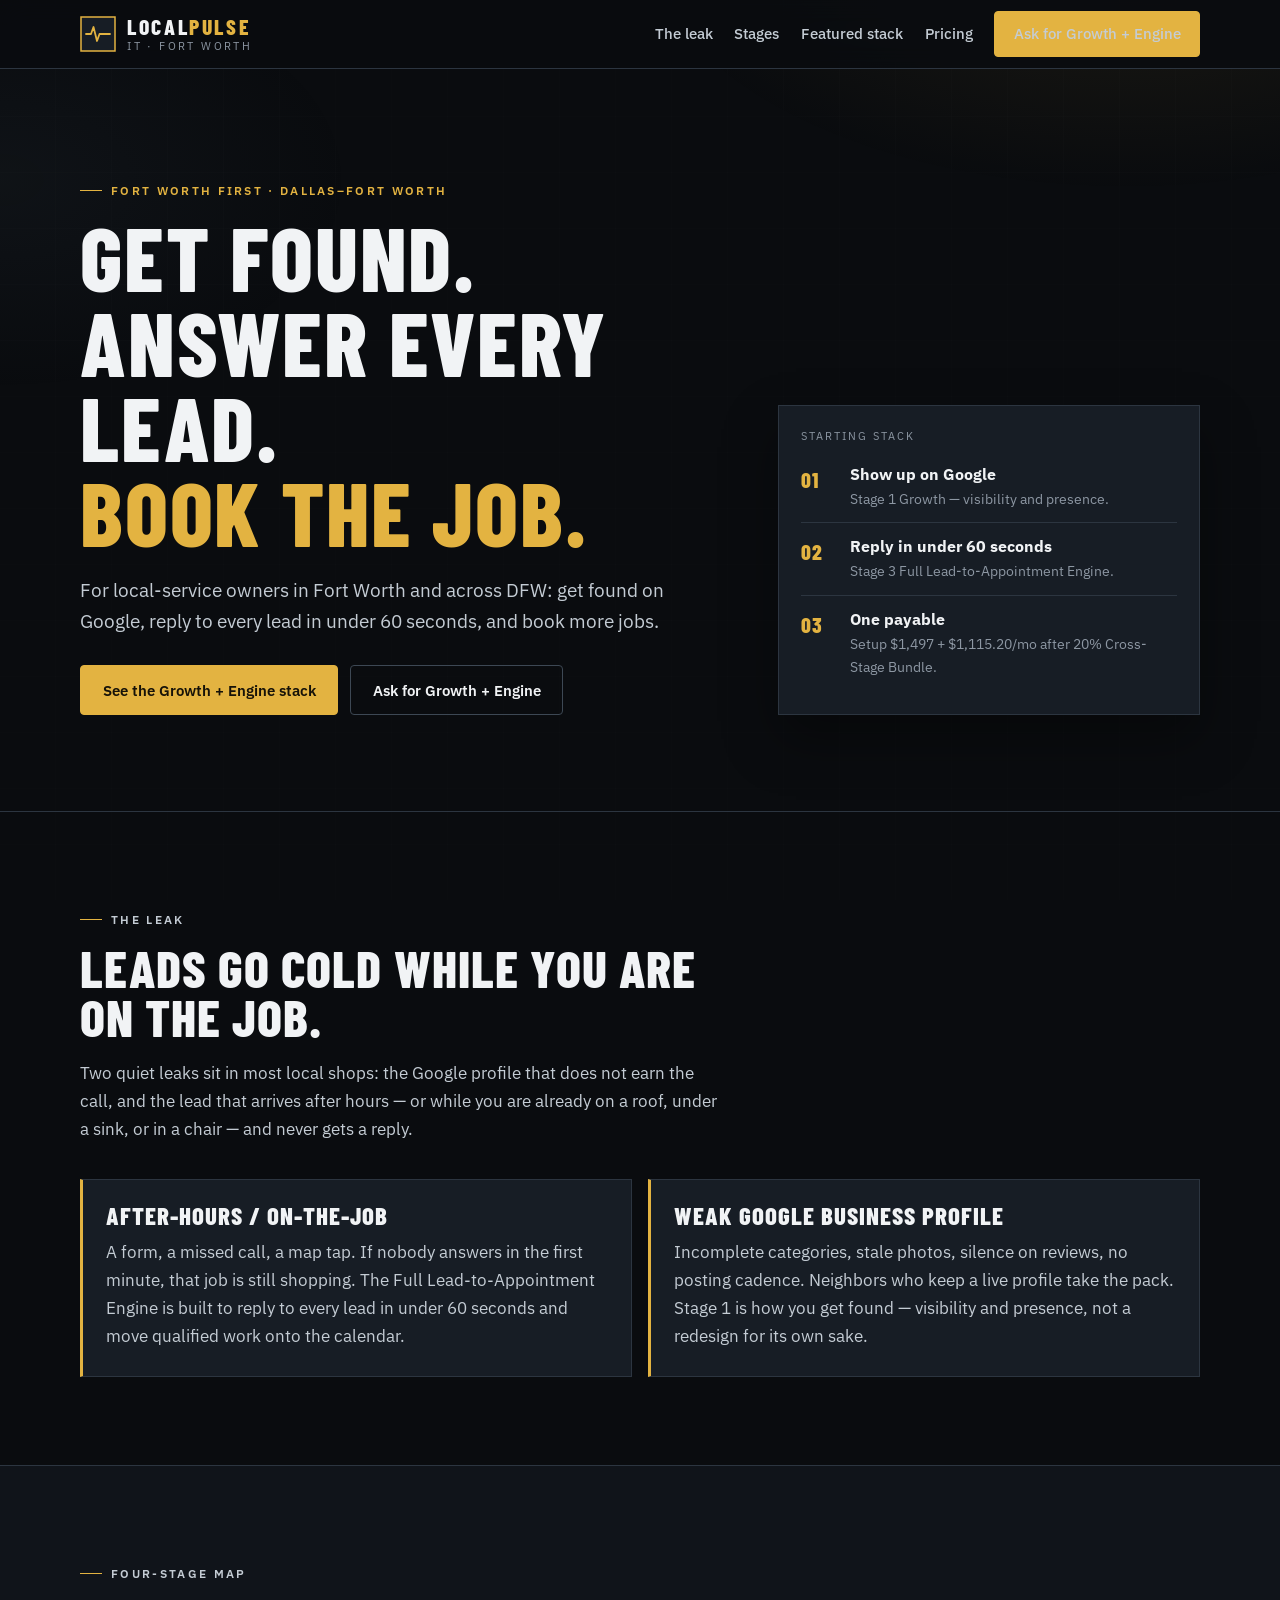
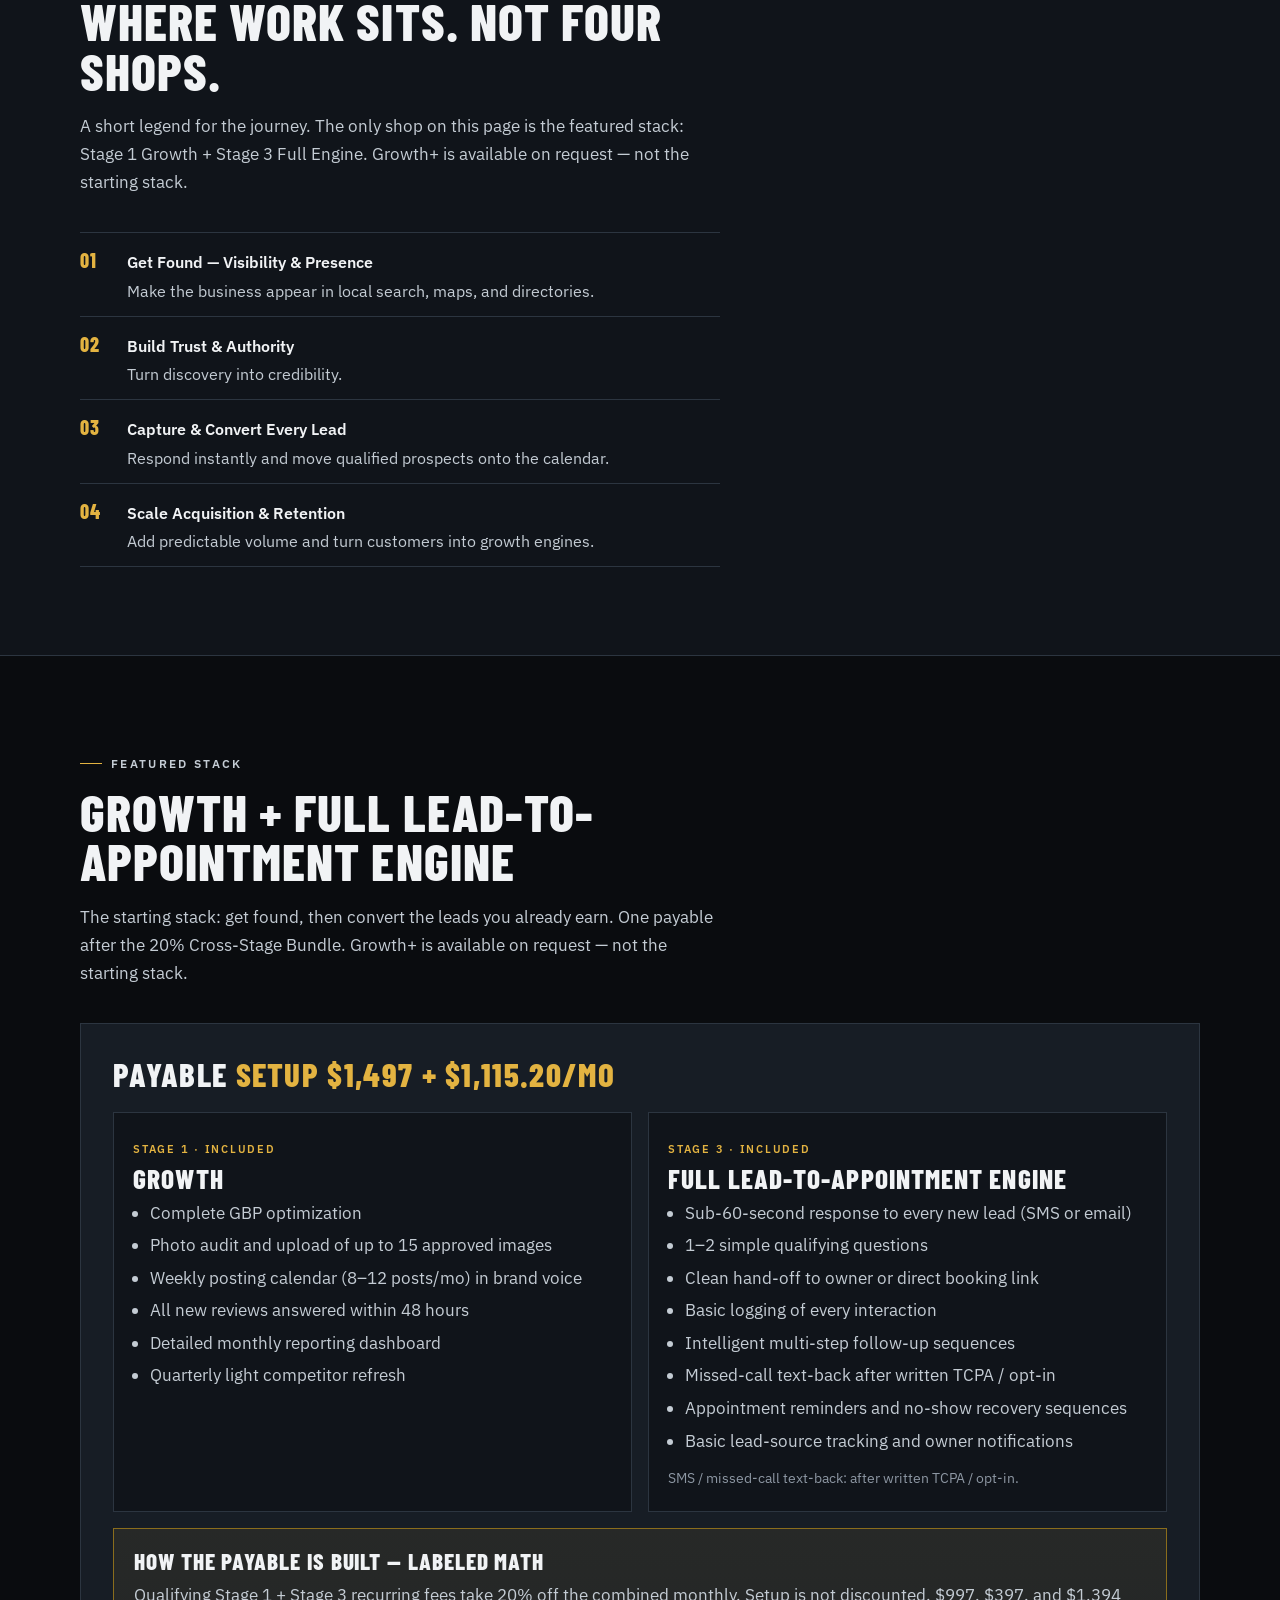
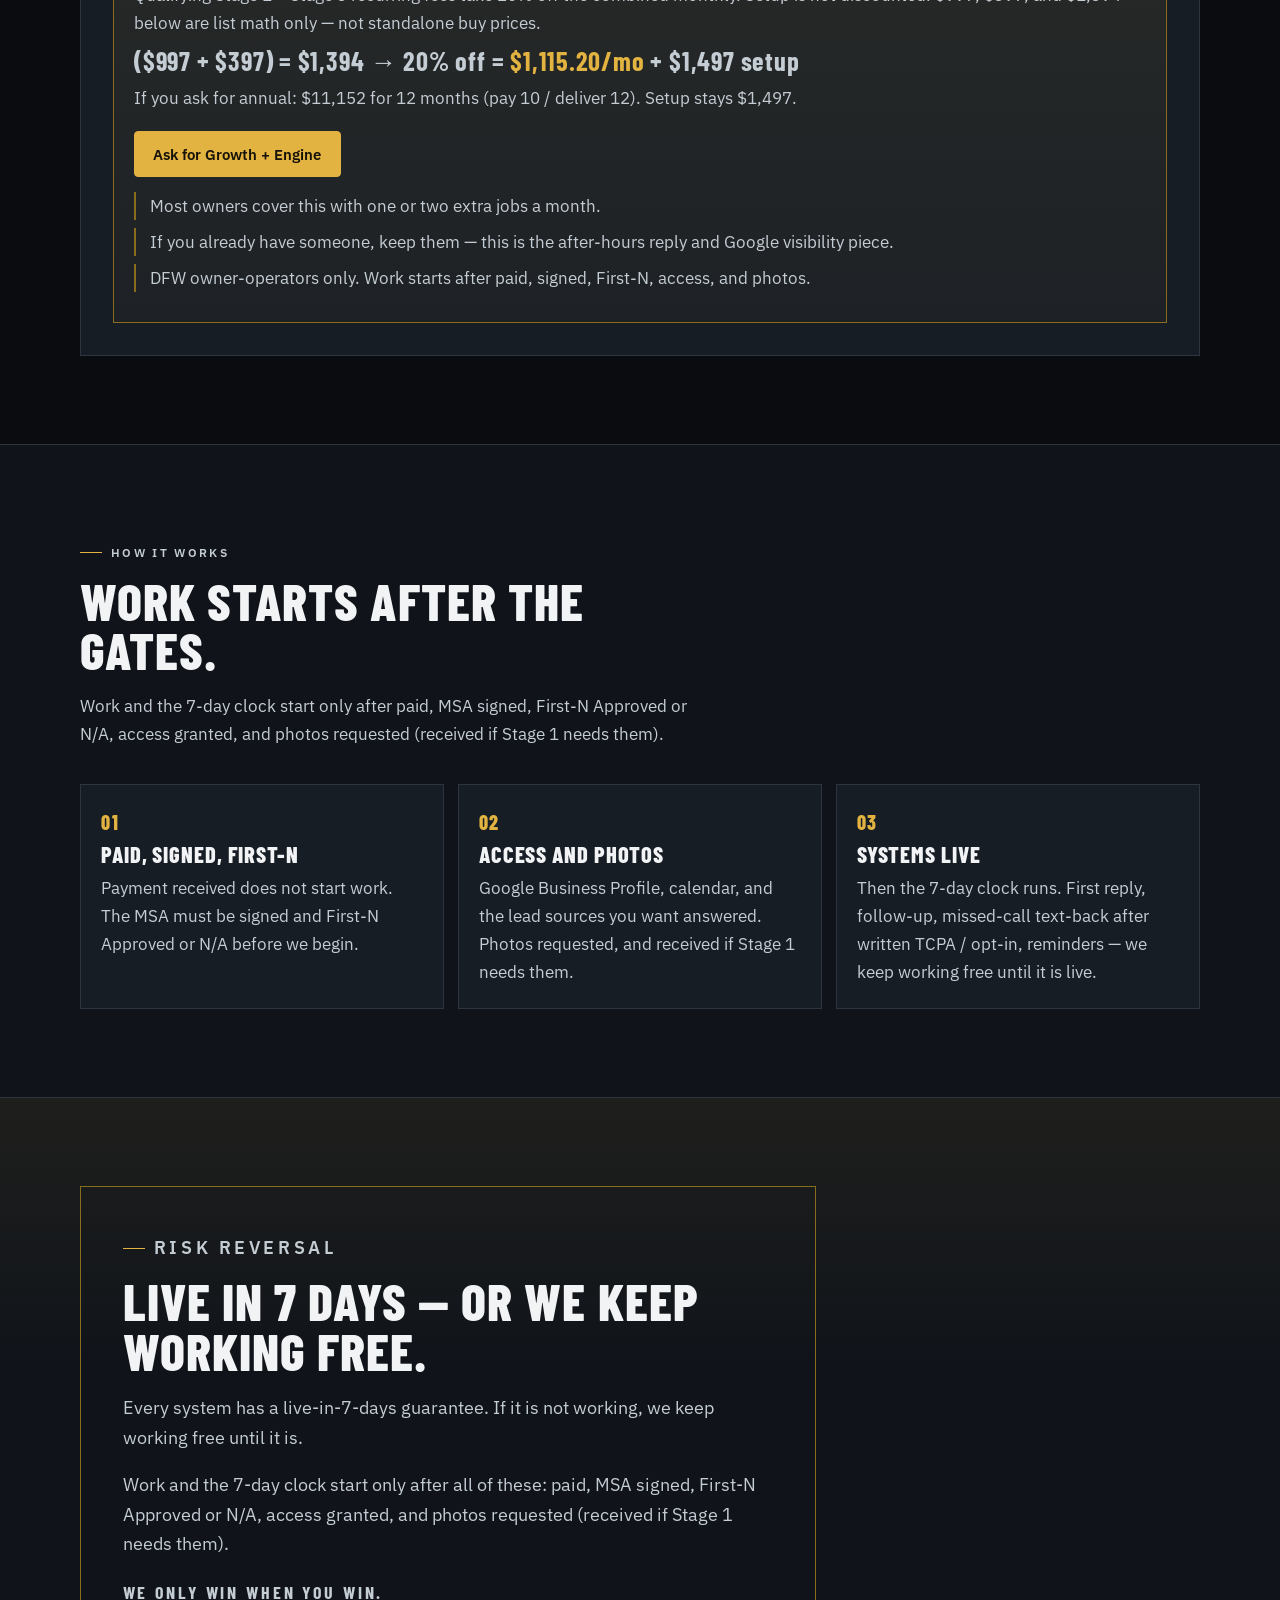
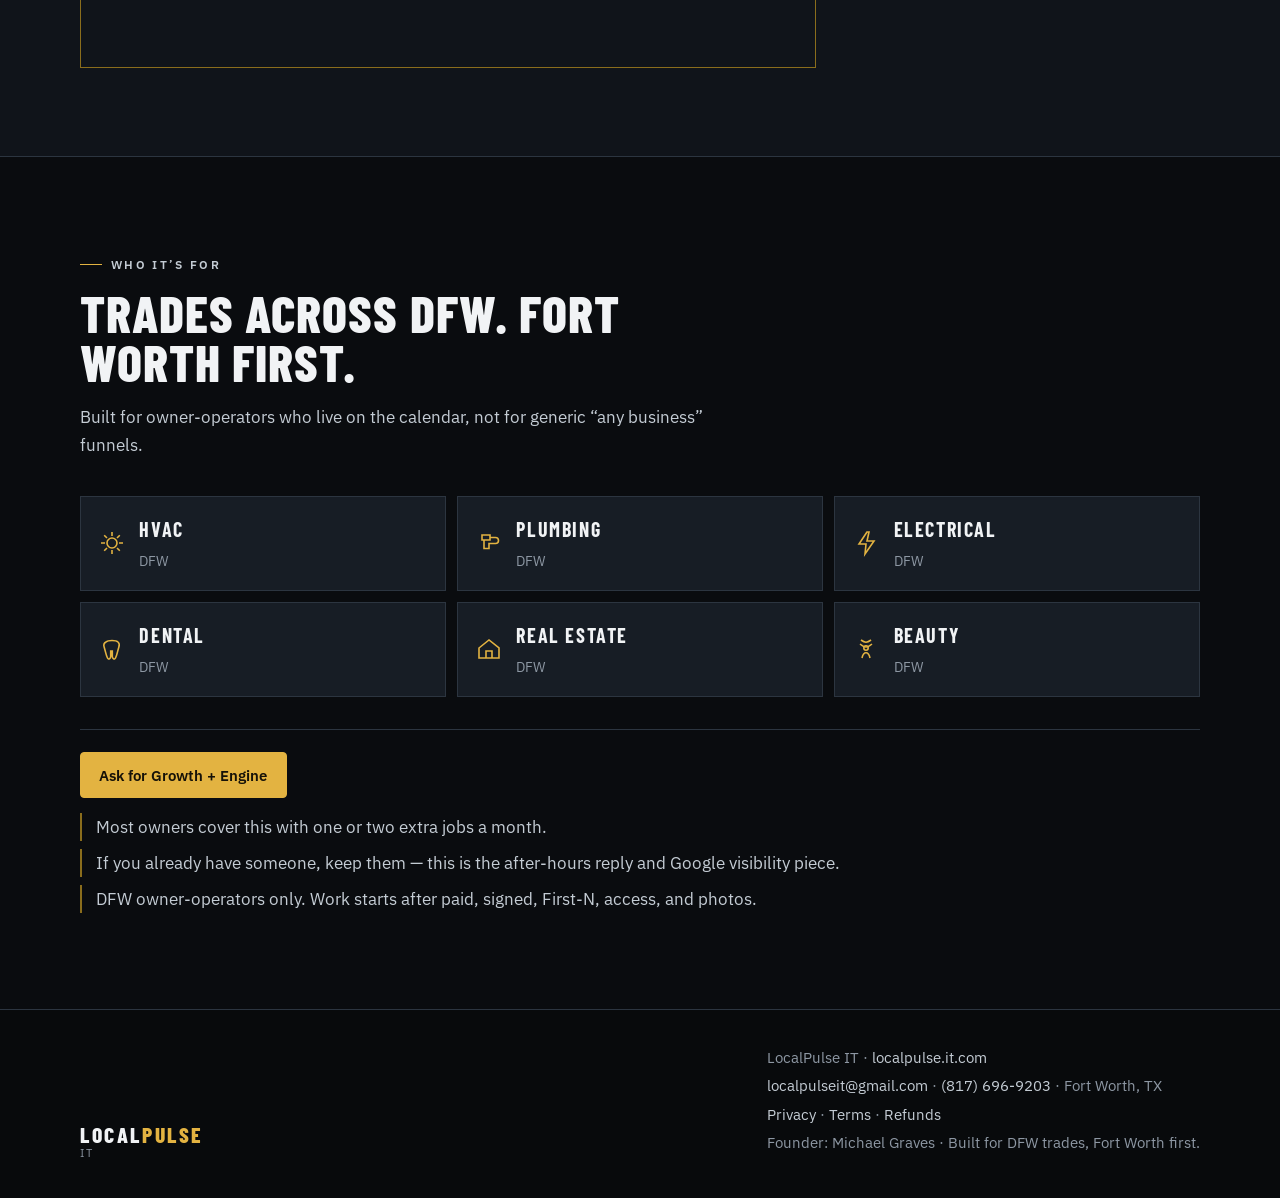
<file: index.html>
<!DOCTYPE html>
<html lang="en">
<head>
  <meta charset="utf-8">
  <meta name="viewport" content="width=device-width, initial-scale=1">
  <title>LocalPulse IT — Fort Worth local marketing systems for trades</title>
  <meta name="description" content="LocalPulse IT builds staged local marketing and lead-to-appointment systems for HVAC, plumbing, electrical, dental, real estate, and beauty shops across Fort Worth and DFW. Get found on Google. Reply to every lead in under 60 seconds.">
  <link rel="canonical" href="https://localpulse.it.com/">
  <meta name="theme-color" content="#0a0c0f">
  <meta property="og:type" content="website">
  <meta property="og:locale" content="en_US">
  <meta property="og:site_name" content="LocalPulse IT">
  <meta property="og:url" content="https://localpulse.it.com/">
  <meta property="og:title" content="LocalPulse IT — Get found. Answer every lead. Book the job.">
  <meta property="og:description" content="Fort Worth and DFW local-service owners: get found on Google, reply to every lead in under 60 seconds, book more jobs.">
  <meta property="og:image" content="https://localpulse.it.com/assets/og.png">
  <meta name="twitter:card" content="summary_large_image">
  <meta name="twitter:title" content="LocalPulse IT — Get found. Answer every lead. Book the job.">
  <meta name="twitter:description" content="Fort Worth and DFW local-service owners: get found on Google, reply to every lead in under 60 seconds, book more jobs.">
  <meta name="twitter:image" content="https://localpulse.it.com/assets/og.png">
  <link rel="icon" href="assets/favicon.svg" type="image/svg+xml">
  <link rel="apple-touch-icon" href="assets/favicon.svg">
  <link rel="preconnect" href="https://fonts.googleapis.com">
  <link rel="preconnect" href="https://fonts.gstatic.com" crossorigin>
  <link href="https://fonts.googleapis.com/css2?family=Barlow+Condensed:wght@600;700;800&family=IBM+Plex+Sans:wght@400;500;600&display=swap" rel="stylesheet">
  <link rel="stylesheet" href="css/styles.css">
  <script type="application/ld+json">
  {
    "@context": "https://schema.org",
    "@type": "LocalBusiness",
    "name": "LocalPulse IT",
    "url": "https://localpulse.it.com/",
    "email": "localpulseit@gmail.com",
    "telephone": "+18176969203",
    "address": {
      "@type": "PostalAddress",
      "addressLocality": "Fort Worth",
      "addressRegion": "TX",
      "addressCountry": "US"
    },
    "areaServed": "Dallas–Fort Worth",
    "founder": { "@type": "Person", "name": "Michael Graves" },
    "description": "Staged local marketing and lead-to-appointment systems for trades across Fort Worth and DFW."
  }
  </script>
</head>
<body>
  <a class="skip" href="#main">Skip to content</a>
  <header class="site-header">
    <div class="header-inner">
      <a class="brand" href="index.html">
        <svg class="brand-mark" viewBox="0 0 36 36" aria-hidden="true">
        <rect x="1" y="1" width="34" height="34" fill="#171d25" stroke="#e3b341" stroke-width="1.5"/>
        <path d="M6 18h5l2.5-7 3.5 14 2.5-7H30" fill="none" stroke="#e3b341" stroke-width="1.8" stroke-linejoin="round" stroke-linecap="round"/>
      </svg>
        <span class="brand-type">
          <span class="brand-word">Local<span>Pulse</span></span>
          <span class="brand-sub">IT · Fort Worth</span>
        </span>
      </a>
      <button class="nav-toggle" type="button" data-nav-toggle aria-expanded="false" aria-controls="site-nav">
        <span></span>
        <span class="visually-hidden" style="position:absolute;width:1px;height:1px;overflow:hidden;clip:rect(0,0,0,0)">Menu</span>
      </button>
      <nav class="nav" id="site-nav" data-nav>
        <a href="index.html#leak">The leak</a>
        <a href="index.html#stages">Stages</a>
        <a href="index.html#stack">Featured stack</a>
        <a href="pricing.html">Pricing</a>
        <a class="btn btn-amber" href="https://buy.stripe.com/4gMfZha0S2jZdMa23s7ok00">Ask for Growth + Engine</a>
      </nav>
    </div>
  </header>

  <main id="main">
    <section class="hero">
      <div class="wrap hero-grid">
        <div>
          <p class="kicker">Fort Worth first · Dallas–Fort Worth</p>
          <h1>Get found.<br>Answer every lead.<br><em>Book the job.</em></h1>
          <p class="lede" style="margin-top:1.2rem">For local-service owners in Fort Worth and across DFW: get found on Google, reply to every lead in under 60 seconds, and book more jobs.</p>
          <div class="hero-actions">
            <a class="btn btn-amber btn-lg" href="#stack">See the Growth + Engine stack</a>
            <a class="btn btn-ghost btn-lg" href="https://buy.stripe.com/4gMfZha0S2jZdMa23s7ok00">Ask for Growth + Engine</a>
          </div>
        </div>
        <aside class="hero-rail" aria-label="What the first stack does">
          <p class="rail-label">Starting stack</p>
          <div class="rail-step">
            <div class="rail-num">01</div>
            <div><strong>Show up on Google</strong><span>Stage 1 Growth — visibility and presence.</span></div>
          </div>
          <div class="rail-step">
            <div class="rail-num">02</div>
            <div><strong>Reply in under 60 seconds</strong><span>Stage 3 Full Lead-to-Appointment Engine.</span></div>
          </div>
          <div class="rail-step">
            <div class="rail-num">03</div>
            <div><strong>One payable</strong><span>Setup $1,497 + $1,115.20/mo after 20% Cross-Stage Bundle.</span></div>
          </div>
        </aside>
      </div>
    </section>

    <section class="band" id="leak">
      <div class="wrap">
        <div class="section-head">
          <p class="kicker">The leak</p>
          <h2>Leads go cold while you are on the job.</h2>
          <p>Two quiet leaks sit in most local shops: the Google profile that does not earn the call, and the lead that arrives after hours — or while you are already on a roof, under a sink, or in a chair — and never gets a reply.</p>
        </div>
        <div class="leak-grid">
          <article class="leak-card">
            <h3>After-hours / on-the-job</h3>
            <p>A form, a missed call, a map tap. If nobody answers in the first minute, that job is still shopping. The Full Lead-to-Appointment Engine is built to reply to every lead in under 60 seconds and move qualified work onto the calendar.</p>
          </article>
          <article class="leak-card">
            <h3>Weak Google Business Profile</h3>
            <p>Incomplete categories, stale photos, silence on reviews, no posting cadence. Neighbors who keep a live profile take the pack. Stage 1 is how you get found — visibility and presence, not a redesign for its own sake.</p>
          </article>
        </div>
      </div>
    </section>

    <section class="band band-alt" id="stages">
      <div class="wrap">
        <div class="section-head">
          <p class="kicker">Four-stage map</p>
          <h2>Where work sits. Not four shops.</h2>
          <p>A short legend for the journey. The only shop on this page is the featured stack: Stage 1 Growth + Stage 3 Full Engine. Growth+ is available on request — not the starting stack.</p>
        </div>
        <ol class="stage-legend">
          <li><span>01</span><div><strong>Get Found — Visibility &amp; Presence</strong> Make the business appear in local search, maps, and directories.</div></li>
          <li><span>02</span><div><strong>Build Trust &amp; Authority</strong> Turn discovery into credibility.</div></li>
          <li><span>03</span><div><strong>Capture &amp; Convert Every Lead</strong> Respond instantly and move qualified prospects onto the calendar.</div></li>
          <li><span>04</span><div><strong>Scale Acquisition &amp; Retention</strong> Add predictable volume and turn customers into growth engines.</div></li>
        </ol>
      </div>
    </section>

    <section class="band" id="stack">
      <div class="wrap">
        <div class="section-head">
          <p class="kicker">Featured stack</p>
          <h2>Growth + Full Lead-to-Appointment Engine</h2>
          <p>The starting stack: get found, then convert the leads you already earn. One payable after the 20% Cross-Stage Bundle. Growth+ is available on request — not the starting stack.</p>
        </div>
        <div class="stack-panel">
          <p class="payable">Payable <span class="amt">Setup $1,497 + $1,115.20/mo</span></p>
          <div class="stack-cols">
            <article class="offer">
              <span class="tag">Stage 1 · included</span>
              <h3>Growth</h3>
              <ul>
                <li>Complete GBP optimization</li>
                <li>Photo audit and upload of up to 15 approved images</li>
                <li>Weekly posting calendar (8–12 posts/mo) in brand voice</li>
                <li>All new reviews answered within 48 hours</li>
                <li>Detailed monthly reporting dashboard</li>
                <li>Quarterly light competitor refresh</li>
              </ul>
            </article>
            <article class="offer">
              <span class="tag">Stage 3 · included</span>
              <h3>Full Lead-to-Appointment Engine</h3>
              <ul>
                <li>Sub-60-second response to every new lead (SMS or email)</li>
                <li>1–2 simple qualifying questions</li>
                <li>Clean hand-off to owner or direct booking link</li>
                <li>Basic logging of every interaction</li>
                <li>Intelligent multi-step follow-up sequences</li>
                <li>Missed-call text-back after written TCPA / opt-in</li>
                <li>Appointment reminders and no-show recovery sequences</li>
                <li>Basic lead-source tracking and owner notifications</li>
              </ul>
              <p class="tcpa-note">SMS / missed-call text-back: after written TCPA / opt-in.</p>
            </article>
          </div>
          <div class="math">
            <h3>How the payable is built — labeled math</h3>
            <p>Qualifying Stage 1 + Stage 3 recurring fees take 20% off the combined monthly. Setup is not discounted. $997, $397, and $1,394 below are list math only — not standalone buy prices.</p>
            <p class="math-eq">($997 + $397) = $1,394 → 20% off = <span class="result">$1,115.20/mo</span> + $1,497 setup</p>
            <p>If you ask for annual: $11,152 for 12 months (pay 10 / deliver 12). Setup stays $1,497.</p>
            <div class="ask-close">
              <a class="btn btn-amber" href="https://buy.stripe.com/4gMfZha0S2jZdMa23s7ok00">Ask for Growth + Engine</a>
              <ul class="ask-notes">
                <li>Most owners cover this with one or two extra jobs a month.</li>
                <li>If you already have someone, keep them — this is the after-hours reply and Google visibility piece.</li>
                <li>DFW owner-operators only. Work starts after paid, signed, First-N, access, and photos.</li>
              </ul>
            </div>
          </div>
        </div>
      </div>
    </section>

    <section class="band band-alt" id="how">
      <div class="wrap">
        <div class="section-head">
          <p class="kicker">How it works</p>
          <h2>Work starts after the gates.</h2>
          <p>Work and the 7-day clock start only after paid, MSA signed, First-N Approved or N/A, access granted, and photos requested (received if Stage 1 needs them).</p>
        </div>
        <div class="how-grid">
          <article class="how-card">
            <div class="how-n">01</div>
            <h3>Paid, signed, First-N</h3>
            <p>Payment received does not start work. The MSA must be signed and First-N Approved or N/A before we begin.</p>
          </article>
          <article class="how-card">
            <div class="how-n">02</div>
            <h3>Access and photos</h3>
            <p>Google Business Profile, calendar, and the lead sources you want answered. Photos requested, and received if Stage 1 needs them.</p>
          </article>
          <article class="how-card">
            <div class="how-n">03</div>
            <h3>Systems live</h3>
            <p>Then the 7-day clock runs. First reply, follow-up, missed-call text-back after written TCPA / opt-in, reminders — we keep working free until it is live.</p>
          </article>
        </div>
      </div>
    </section>

    <section class="band guarantee" id="guarantee">
      <div class="wrap">
        <div class="guarantee-box">
          <p class="kicker">Risk reversal</p>
          <h2>Live in 7 days — or we keep working free.</h2>
          <p>Every system has a live-in-7-days guarantee. If it is not working, we keep working free until it is.</p>
          <p>Work and the 7-day clock start only after all of these: paid, MSA signed, First-N Approved or N/A, access granted, and photos requested (received if Stage 1 needs them).</p>
          <p class="quote-mark">We only win when you win.</p>
        </div>
      </div>
    </section>

    <section class="band" id="trades">
      <div class="wrap">
        <div class="section-head">
          <p class="kicker">Who it’s for</p>
          <h2>Trades across DFW. Fort Worth first.</h2>
          <p>Built for owner-operators who live on the calendar, not for generic “any business” funnels.</p>
        </div>
        <div class="trades">
          <div class="trade"><svg viewBox="0 0 28 28" fill="none" stroke="currentColor" stroke-width="1.6" aria-hidden="true"><circle cx="14" cy="14" r="5"/><path d="M14 3v4M14 21v4M3 14h4M21 14h4M6.2 6.2l2.8 2.8M19 19l2.8 2.8M6.2 21.8 9 19M19 9l2.8-2.8"/></svg><div><strong>HVAC</strong><span>DFW</span></div></div>
          <div class="trade"><svg viewBox="0 0 28 28" fill="none" stroke="currentColor" stroke-width="1.6" aria-hidden="true"><path d="M7 6h8v5H7zM15 8.5h5.5a3 3 0 0 1 0 6H14v5H9v-8"/></svg><div><strong>Plumbing</strong><span>DFW</span></div></div>
          <div class="trade"><svg viewBox="0 0 28 28" fill="none" stroke="currentColor" stroke-width="1.6" aria-hidden="true"><path d="M15 3 7 15h7l-1 10 9-13h-7l2-9z"/></svg><div><strong>Electrical</strong><span>DFW</span></div></div>
          <div class="trade"><svg viewBox="0 0 28 28" fill="none" stroke="currentColor" stroke-width="1.6" aria-hidden="true"><path d="M8 7c2-2 10-2 12 0 1.2 1.1 1.6 3 .8 5.2C19.6 16 19 20 17.5 23c-1 2-3.2.6-3.2-1.6V16h-1.6v5.4c0 2.2-2.2 3.6-3.2 1.6C8 20 7.4 16 6.2 12.2 5.4 10 5.8 8.1 8 7z"/></svg><div><strong>Dental</strong><span>DFW</span></div></div>
          <div class="trade"><svg viewBox="0 0 28 28" fill="none" stroke="currentColor" stroke-width="1.6" aria-hidden="true"><path d="M4 13 14 5l10 8v10H4V13z"/><path d="M11 23v-7h6v7"/></svg><div><strong>Real estate</strong><span>DFW</span></div></div>
          <div class="trade"><svg viewBox="0 0 28 28" fill="none" stroke="currentColor" stroke-width="1.6" aria-hidden="true"><path d="M9 5c4 3 6 3 10 0M8 9c5 4 7 4 12 0M10 23c1.5-7 6.5-7 8 0"/><circle cx="14" cy="13" r="2.2"/></svg><div><strong>Beauty</strong><span>DFW</span></div></div>
        </div>
        <div class="ask-close ask-close-after" id="ask">
          <a class="btn btn-amber" href="https://buy.stripe.com/4gMfZha0S2jZdMa23s7ok00">Ask for Growth + Engine</a>
          <ul class="ask-notes">
            <li>Most owners cover this with one or two extra jobs a month.</li>
            <li>If you already have someone, keep them — this is the after-hours reply and Google visibility piece.</li>
            <li>DFW owner-operators only. Work starts after paid, signed, First-N, access, and photos.</li>
          </ul>
        </div>
      </div>
    </section>
  </main>
  <footer class="site-footer">
    <div class="wrap foot-grid">
      <div>
        <a class="brand" href="index.html">
          <span class="brand-type">
            <span class="brand-word">Local<span>Pulse</span></span>
            <span class="brand-sub">IT</span>
          </span>
        </a>
      </div>
      <div class="foot-meta">
        <p>LocalPulse IT · <a href="https://localpulse.it.com">localpulse.it.com</a></p>
        <p><a href="mailto:localpulseit@gmail.com">localpulseit@gmail.com</a> · <a href="tel:+18176969203">(817) 696-9203</a> · Fort Worth, TX</p>
        <p><a href="privacy.html">Privacy</a> · <a href="terms.html">Terms</a> · <a href="refund.html">Refunds</a></p>
        <p>Founder: Michael Graves · Built for DFW trades, Fort Worth first.</p>
      </div>
    </div>
  </footer>
  <script src="js/nav.js" defer></script>

</body>
</html>
</file>
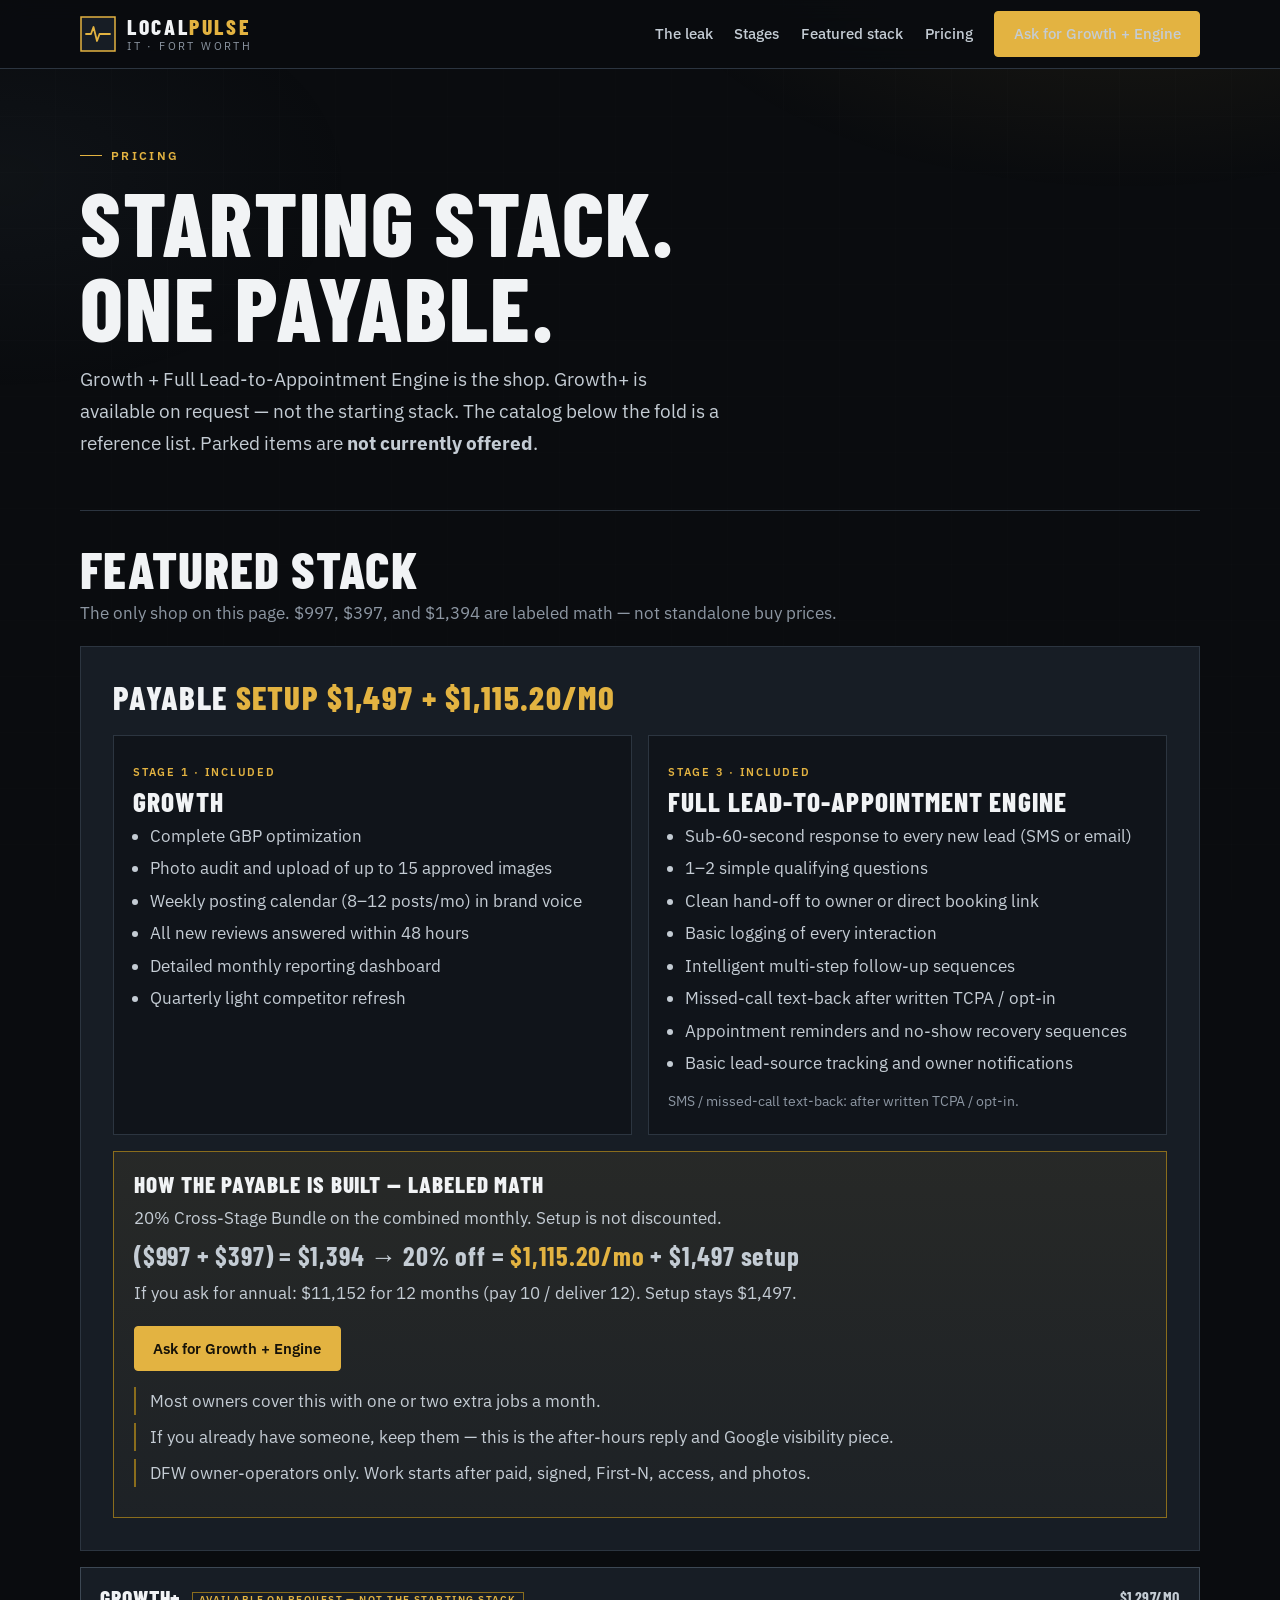
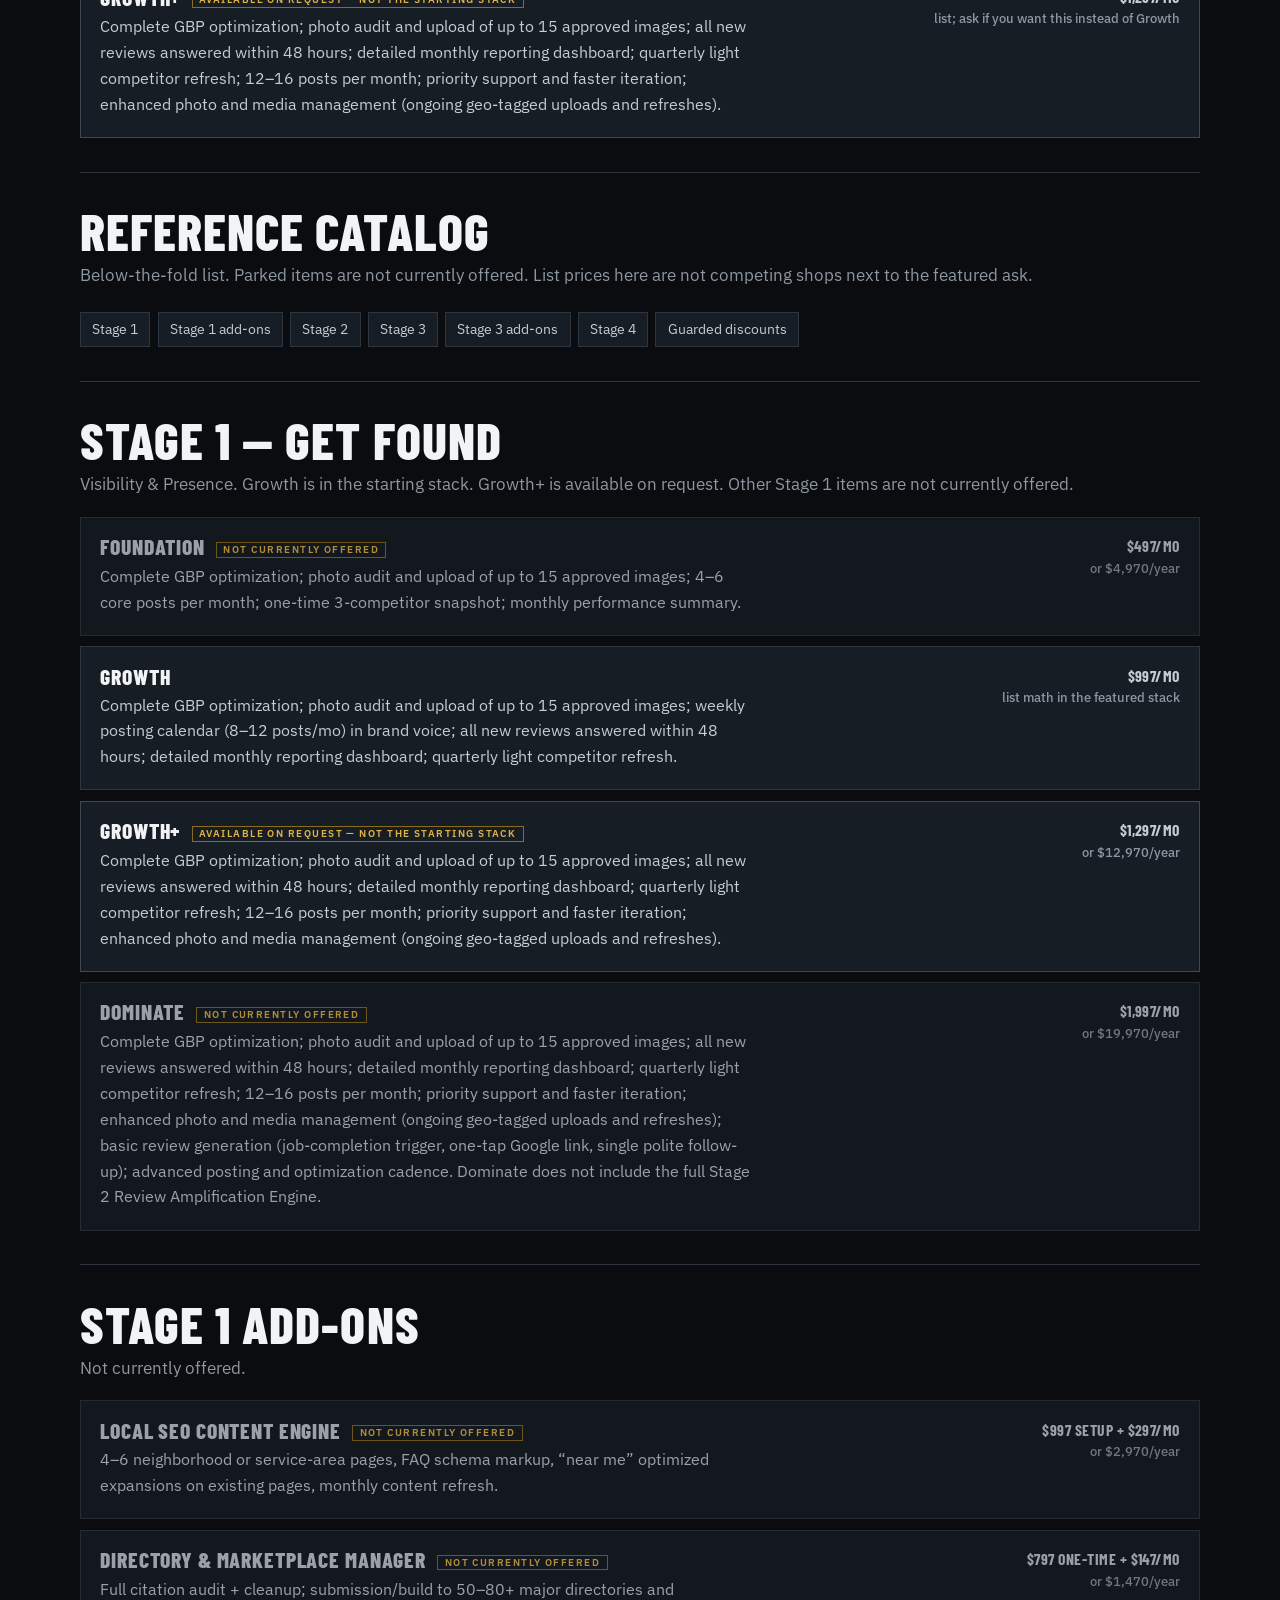
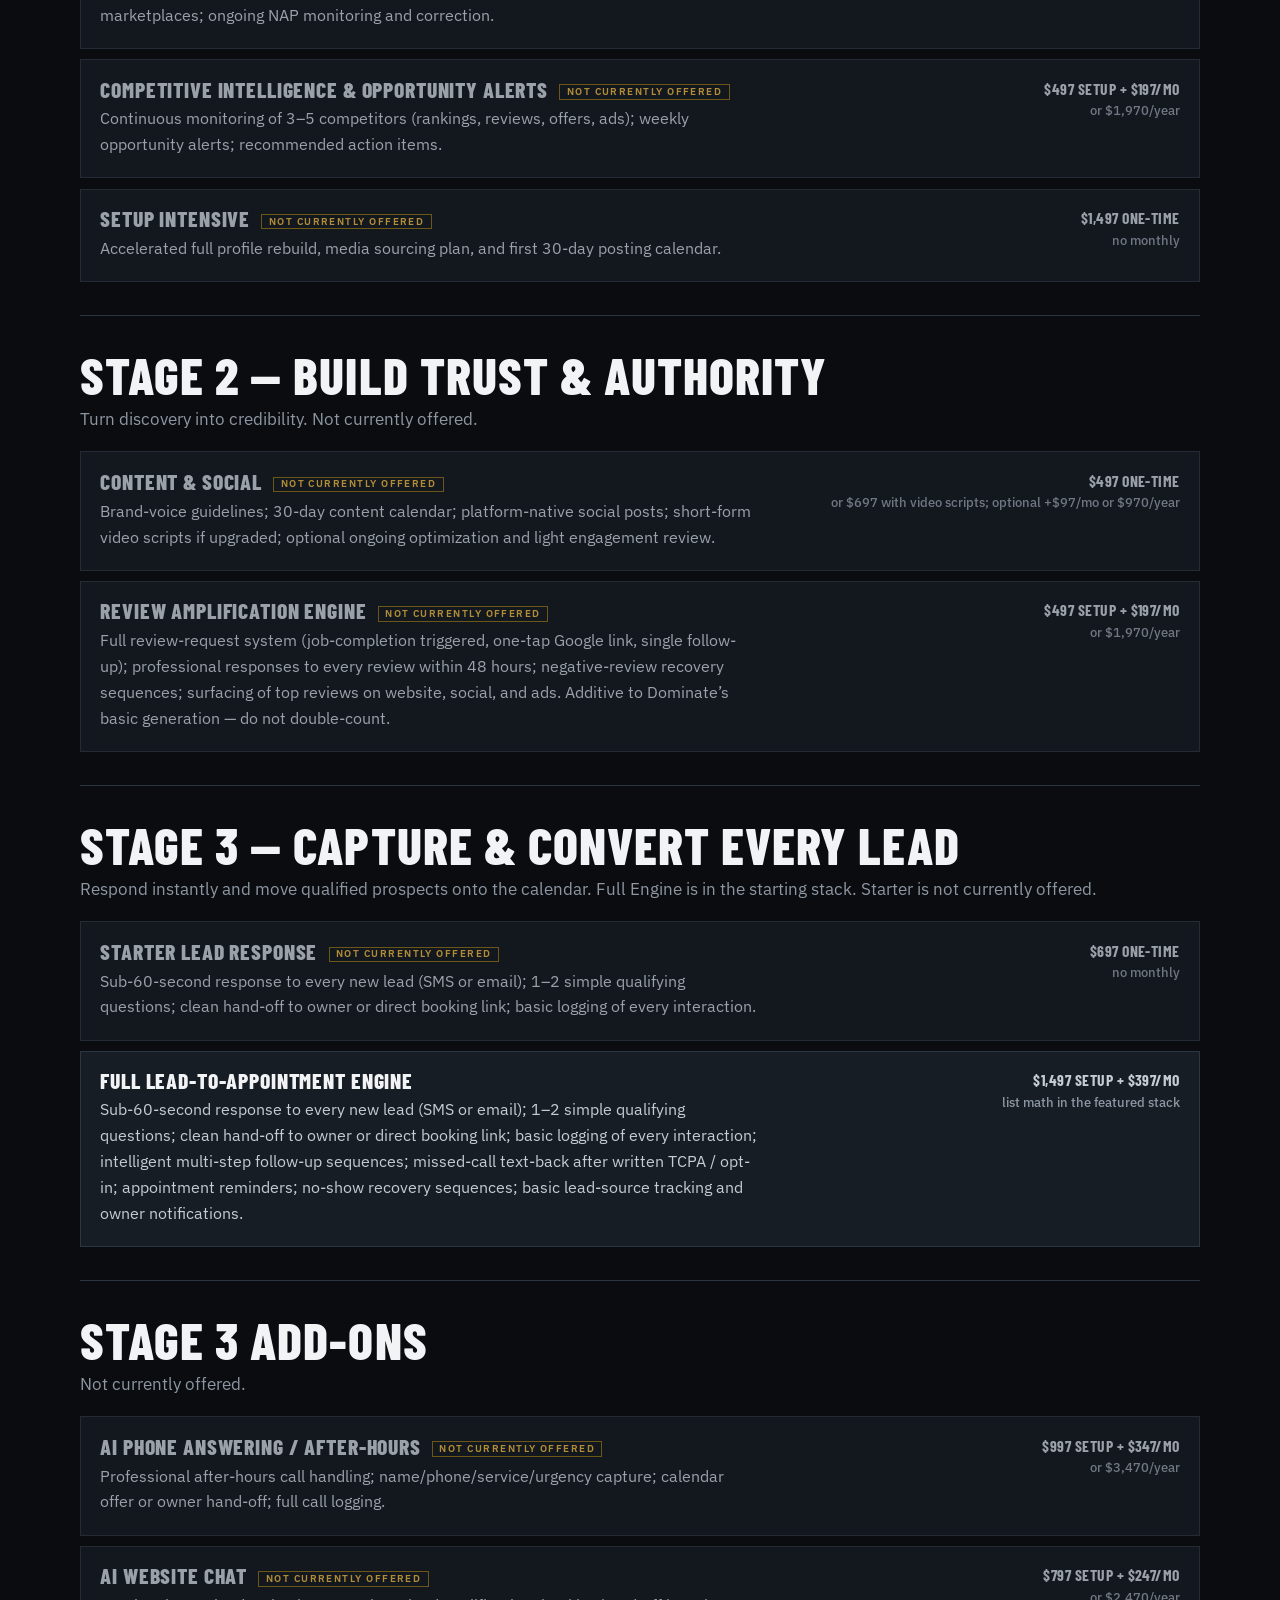
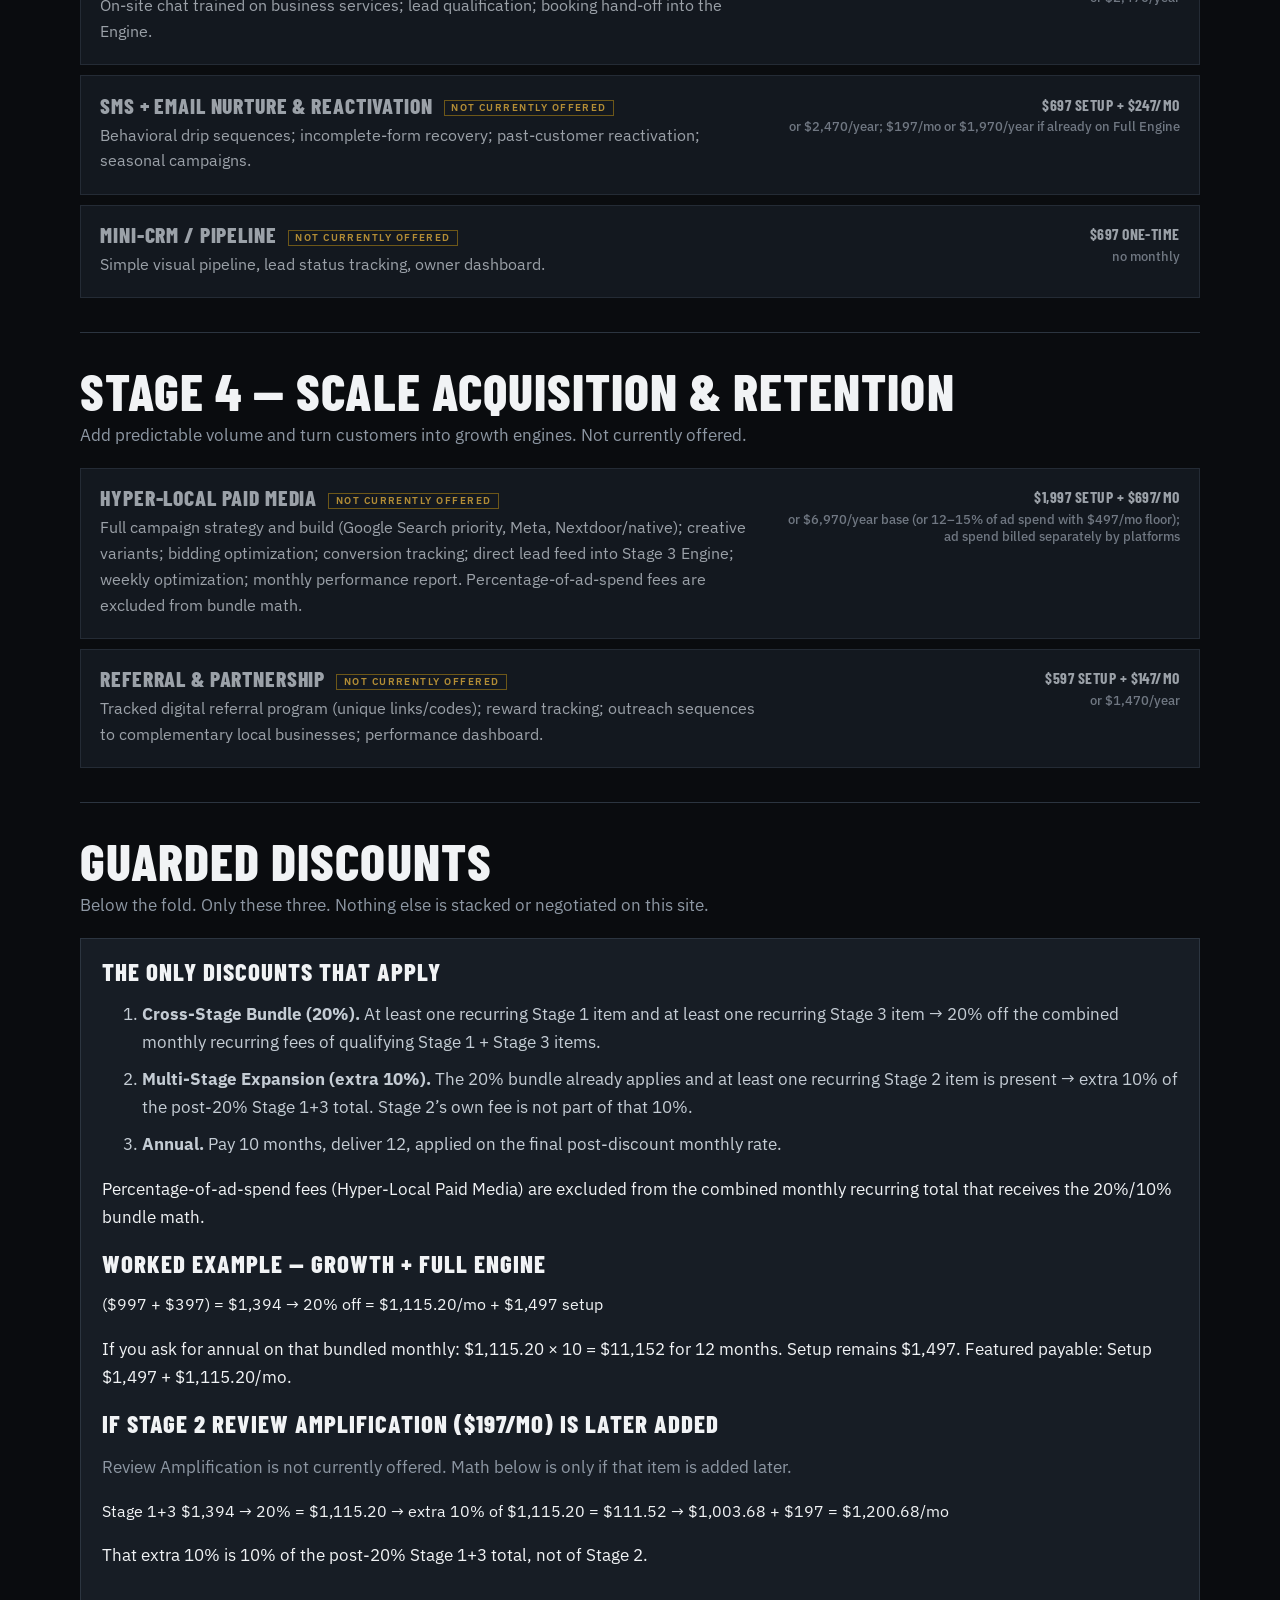
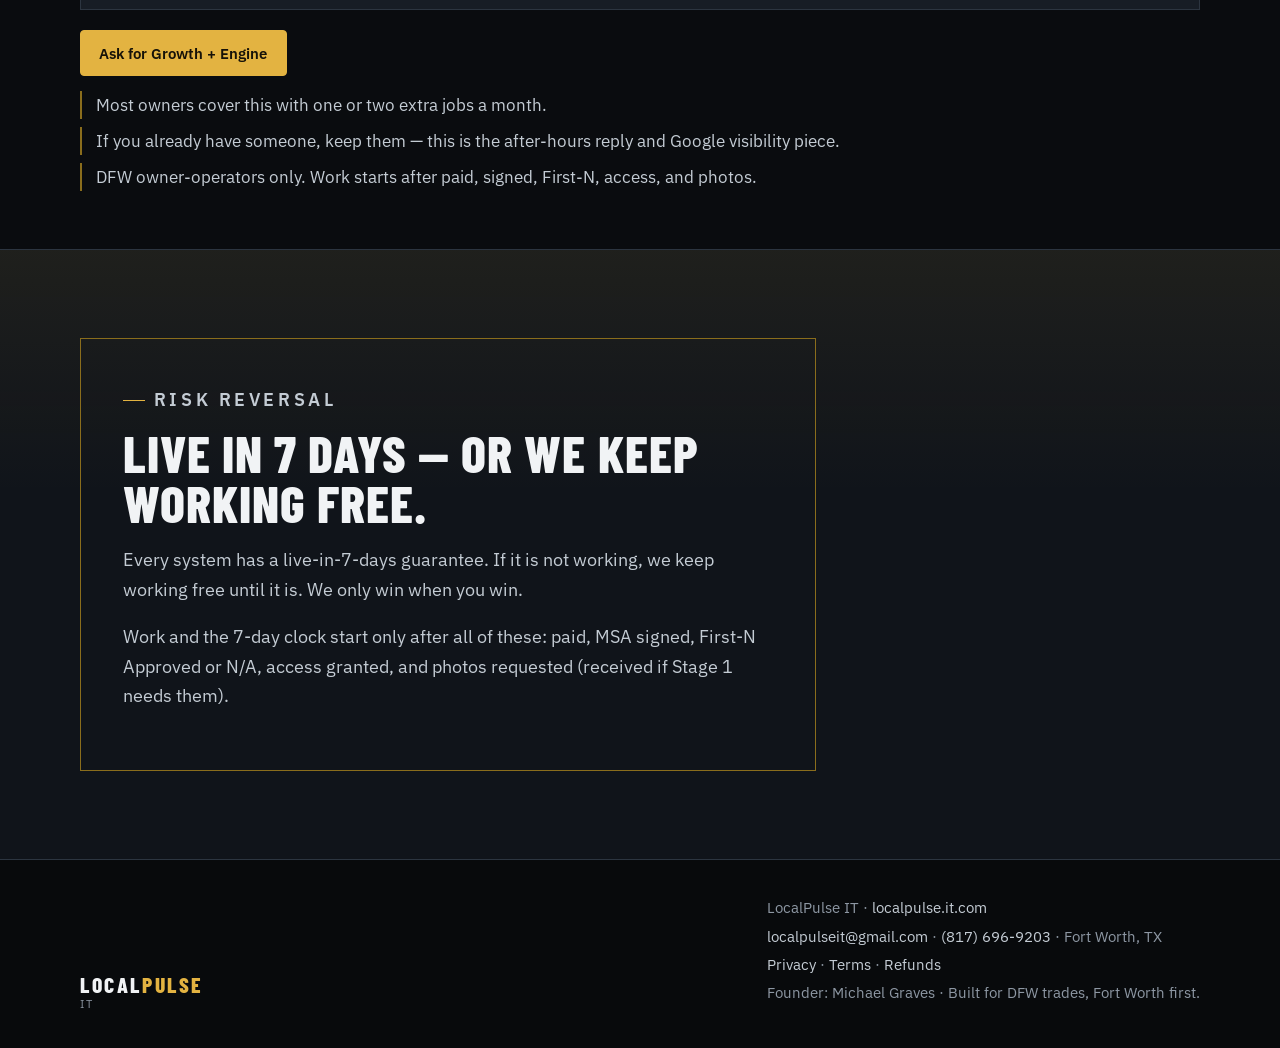
<file: pricing.html>
<!DOCTYPE html>
<html lang="en">
<head>
  <meta charset="utf-8">
  <meta name="viewport" content="width=device-width, initial-scale=1">
  <title>Pricing — LocalPulse IT</title>
  <meta name="description" content="LocalPulse IT starting stack: Growth + Full Lead-to-Appointment Engine. Setup $1,497 + $1,115.20/mo after 20% Cross-Stage Bundle. Fort Worth and DFW trades.">
  <link rel="canonical" href="https://localpulse.it.com/pricing.html">
  <meta name="theme-color" content="#0a0c0f">
  <meta property="og:type" content="website">
  <meta property="og:locale" content="en_US">
  <meta property="og:site_name" content="LocalPulse IT">
  <meta property="og:url" content="https://localpulse.it.com/pricing.html">
  <meta property="og:title" content="Pricing — LocalPulse IT">
  <meta property="og:description" content="Starting stack: Growth + Full Engine. Setup $1,497 + $1,115.20/mo. Other Stage items listed as not currently offered.">
  <meta property="og:image" content="https://localpulse.it.com/assets/og.png">
  <meta name="twitter:card" content="summary_large_image">
  <link rel="icon" href="assets/favicon.svg" type="image/svg+xml">
  <link rel="preconnect" href="https://fonts.googleapis.com">
  <link rel="preconnect" href="https://fonts.gstatic.com" crossorigin>
  <link href="https://fonts.googleapis.com/css2?family=Barlow+Condensed:wght@600;700;800&family=IBM+Plex+Sans:wght@400;500;600&display=swap" rel="stylesheet">
  <link rel="stylesheet" href="css/styles.css">
</head>
<body>
  <a class="skip" href="#main">Skip to content</a>
  <header class="site-header">
    <div class="header-inner">
      <a class="brand" href="index.html">
        <svg class="brand-mark" viewBox="0 0 36 36" aria-hidden="true">
        <rect x="1" y="1" width="34" height="34" fill="#171d25" stroke="#e3b341" stroke-width="1.5"/>
        <path d="M6 18h5l2.5-7 3.5 14 2.5-7H30" fill="none" stroke="#e3b341" stroke-width="1.8" stroke-linejoin="round" stroke-linecap="round"/>
      </svg>
        <span class="brand-type">
          <span class="brand-word">Local<span>Pulse</span></span>
          <span class="brand-sub">IT · Fort Worth</span>
        </span>
      </a>
      <button class="nav-toggle" type="button" data-nav-toggle aria-expanded="false" aria-controls="site-nav">
        <span></span>
        <span class="visually-hidden" style="position:absolute;width:1px;height:1px;overflow:hidden;clip:rect(0,0,0,0)">Menu</span>
      </button>
      <nav class="nav" id="site-nav" data-nav>
        <a href="index.html#leak">The leak</a>
        <a href="index.html#stages">Stages</a>
        <a href="index.html#stack">Featured stack</a>
        <a href="pricing.html">Pricing</a>
        <a class="btn btn-amber" href="https://buy.stripe.com/4gMfZha0S2jZdMa23s7ok00">Ask for Growth + Engine</a>
      </nav>
    </div>
  </header>

  <main id="main">
    <section class="page-hero">
      <div class="wrap">
        <p class="kicker">Pricing</p>
        <h1>Starting stack.<br>One payable.</h1>
        <p class="lede">Growth + Full Lead-to-Appointment Engine is the shop. Growth+ is available on request — not the starting stack. The catalog below the fold is a reference list. Parked items are <strong>not currently offered</strong>.</p>
      </div>
    </section>

    <div class="wrap catalog">
      <section class="stage-block" id="current">
        <h2>Featured stack</h2>
        <p class="muted">The only shop on this page. $997, $397, and $1,394 are labeled math — not standalone buy prices.</p>
        <div class="stack-panel">
          <p class="payable">Payable <span class="amt">Setup $1,497 + $1,115.20/mo</span></p>
          <div class="stack-cols">
            <article class="offer">
              <span class="tag">Stage 1 · included</span>
              <h3>Growth</h3>
              <ul>
                <li>Complete GBP optimization</li>
                <li>Photo audit and upload of up to 15 approved images</li>
                <li>Weekly posting calendar (8–12 posts/mo) in brand voice</li>
                <li>All new reviews answered within 48 hours</li>
                <li>Detailed monthly reporting dashboard</li>
                <li>Quarterly light competitor refresh</li>
              </ul>
            </article>
            <article class="offer">
              <span class="tag">Stage 3 · included</span>
              <h3>Full Lead-to-Appointment Engine</h3>
              <ul>
                <li>Sub-60-second response to every new lead (SMS or email)</li>
                <li>1–2 simple qualifying questions</li>
                <li>Clean hand-off to owner or direct booking link</li>
                <li>Basic logging of every interaction</li>
                <li>Intelligent multi-step follow-up sequences</li>
                <li>Missed-call text-back after written TCPA / opt-in</li>
                <li>Appointment reminders and no-show recovery sequences</li>
                <li>Basic lead-source tracking and owner notifications</li>
              </ul>
              <p class="tcpa-note">SMS / missed-call text-back: after written TCPA / opt-in.</p>
            </article>
          </div>
          <div class="math">
            <h3>How the payable is built — labeled math</h3>
            <p>20% Cross-Stage Bundle on the combined monthly. Setup is not discounted.</p>
            <p class="math-eq">($997 + $397) = $1,394 → 20% off = <span class="result">$1,115.20/mo</span> + $1,497 setup</p>
            <p>If you ask for annual: $11,152 for 12 months (pay 10 / deliver 12). Setup stays $1,497.</p>
            <div class="ask-close">
              <a class="btn btn-amber" href="https://buy.stripe.com/4gMfZha0S2jZdMa23s7ok00">Ask for Growth + Engine</a>
              <ul class="ask-notes">
                <li>Most owners cover this with one or two extra jobs a month.</li>
                <li>If you already have someone, keep them — this is the after-hours reply and Google visibility piece.</li>
                <li>DFW owner-operators only. Work starts after paid, signed, First-N, access, and photos.</li>
              </ul>
            </div>
          </div>
        </div>
        <article class="prow request" style="margin-top:1rem">
          <div>
            <h3>Growth+ <span class="badge">Available on request — not the starting stack</span></h3>
            <p>Complete GBP optimization; photo audit and upload of up to 15 approved images; all new reviews answered within 48 hours; detailed monthly reporting dashboard; quarterly light competitor refresh; 12–16 posts per month; priority support and faster iteration; enhanced photo and media management (ongoing geo-tagged uploads and refreshes).</p>
          </div>
          <p class="pprice">$1,297/mo<br><span>list; ask if you want this instead of Growth</span></p>
        </article>
      </section>

      <section class="stage-block" id="catalog">
        <h2>Reference catalog</h2>
        <p class="muted">Below-the-fold list. Parked items are not currently offered. List prices here are not competing shops next to the featured ask.</p>
        <nav class="toc" aria-label="Catalog sections">
          <a href="#stage-1">Stage 1</a>
          <a href="#stage-1-addons">Stage 1 add-ons</a>
          <a href="#stage-2">Stage 2</a>
          <a href="#stage-3">Stage 3</a>
          <a href="#stage-3-addons">Stage 3 add-ons</a>
          <a href="#stage-4">Stage 4</a>
          <a href="#discounts">Guarded discounts</a>
        </nav>
      </section>

      <section class="stage-block" id="stage-1">
        <h2>Stage 1 — Get Found</h2>
        <p class="muted">Visibility &amp; Presence. Growth is in the starting stack. Growth+ is available on request. Other Stage 1 items are not currently offered.</p>
        <div class="plist">
          <article class="prow parked">
            <div>
              <h3>Foundation <span class="badge">Not currently offered</span></h3>
              <p>Complete GBP optimization; photo audit and upload of up to 15 approved images; 4–6 core posts per month; one-time 3-competitor snapshot; monthly performance summary.</p>
            </div>
            <p class="pprice">$497/mo<br><span>or $4,970/year</span></p>
          </article>

          <article class="prow">
            <div>
              <h3>Growth</h3>
              <p>Complete GBP optimization; photo audit and upload of up to 15 approved images; weekly posting calendar (8–12 posts/mo) in brand voice; all new reviews answered within 48 hours; detailed monthly reporting dashboard; quarterly light competitor refresh.</p>
            </div>
            <p class="pprice">$997/mo<br><span>list math in the featured stack</span></p>
          </article>

          <article class="prow request">
            <div>
              <h3>Growth+ <span class="badge">Available on request — not the starting stack</span></h3>
              <p>Complete GBP optimization; photo audit and upload of up to 15 approved images; all new reviews answered within 48 hours; detailed monthly reporting dashboard; quarterly light competitor refresh; 12–16 posts per month; priority support and faster iteration; enhanced photo and media management (ongoing geo-tagged uploads and refreshes).</p>
            </div>
            <p class="pprice">$1,297/mo<br><span>or $12,970/year</span></p>
          </article>

          <article class="prow parked">
            <div>
              <h3>Dominate <span class="badge">Not currently offered</span></h3>
              <p>Complete GBP optimization; photo audit and upload of up to 15 approved images; all new reviews answered within 48 hours; detailed monthly reporting dashboard; quarterly light competitor refresh; 12–16 posts per month; priority support and faster iteration; enhanced photo and media management (ongoing geo-tagged uploads and refreshes); basic review generation (job-completion trigger, one-tap Google link, single polite follow-up); advanced posting and optimization cadence. Dominate does not include the full Stage 2 Review Amplification Engine.</p>
            </div>
            <p class="pprice">$1,997/mo<br><span>or $19,970/year</span></p>
          </article>

        </div>
      </section>

      <section class="stage-block" id="stage-1-addons">
        <h2>Stage 1 add-ons</h2>
        <p class="muted">Not currently offered.</p>
        <div class="plist">
          <article class="prow parked">
            <div>
              <h3>Local SEO Content Engine <span class="badge">Not currently offered</span></h3>
              <p>4–6 neighborhood or service-area pages, FAQ schema markup, “near me” optimized expansions on existing pages, monthly content refresh.</p>
            </div>
            <p class="pprice">$997 setup + $297/mo<br><span>or $2,970/year</span></p>
          </article>

          <article class="prow parked">
            <div>
              <h3>Directory &amp; Marketplace Manager <span class="badge">Not currently offered</span></h3>
              <p>Full citation audit + cleanup; submission/build to 50–80+ major directories and marketplaces; ongoing NAP monitoring and correction.</p>
            </div>
            <p class="pprice">$797 one-time + $147/mo<br><span>or $1,470/year</span></p>
          </article>

          <article class="prow parked">
            <div>
              <h3>Competitive Intelligence &amp; Opportunity Alerts <span class="badge">Not currently offered</span></h3>
              <p>Continuous monitoring of 3–5 competitors (rankings, reviews, offers, ads); weekly opportunity alerts; recommended action items.</p>
            </div>
            <p class="pprice">$497 setup + $197/mo<br><span>or $1,970/year</span></p>
          </article>

          <article class="prow parked">
            <div>
              <h3>Setup Intensive <span class="badge">Not currently offered</span></h3>
              <p>Accelerated full profile rebuild, media sourcing plan, and first 30-day posting calendar.</p>
            </div>
            <p class="pprice">$1,497 one-time<br><span>no monthly</span></p>
          </article>

        </div>
      </section>

      <section class="stage-block" id="stage-2">
        <h2>Stage 2 — Build Trust &amp; Authority</h2>
        <p class="muted">Turn discovery into credibility. Not currently offered.</p>
        <div class="plist">
          <article class="prow parked">
            <div>
              <h3>Content &amp; Social <span class="badge">Not currently offered</span></h3>
              <p>Brand-voice guidelines; 30-day content calendar; platform-native social posts; short-form video scripts if upgraded; optional ongoing optimization and light engagement review.</p>
            </div>
            <p class="pprice">$497 one-time<br><span>or $697 with video scripts; optional +$97/mo or $970/year</span></p>
          </article>

          <article class="prow parked">
            <div>
              <h3>Review Amplification Engine <span class="badge">Not currently offered</span></h3>
              <p>Full review-request system (job-completion triggered, one-tap Google link, single follow-up); professional responses to every review within 48 hours; negative-review recovery sequences; surfacing of top reviews on website, social, and ads. Additive to Dominate’s basic generation — do not double-count.</p>
            </div>
            <p class="pprice">$497 setup + $197/mo<br><span>or $1,970/year</span></p>
          </article>

        </div>
      </section>

      <section class="stage-block" id="stage-3">
        <h2>Stage 3 — Capture &amp; Convert Every Lead</h2>
        <p class="muted">Respond instantly and move qualified prospects onto the calendar. Full Engine is in the starting stack. Starter is not currently offered.</p>
        <div class="plist">
          <article class="prow parked">
            <div>
              <h3>Starter Lead Response <span class="badge">Not currently offered</span></h3>
              <p>Sub-60-second response to every new lead (SMS or email); 1–2 simple qualifying questions; clean hand-off to owner or direct booking link; basic logging of every interaction.</p>
            </div>
            <p class="pprice">$697 one-time<br><span>no monthly</span></p>
          </article>

          <article class="prow">
            <div>
              <h3>Full Lead-to-Appointment Engine</h3>
              <p>Sub-60-second response to every new lead (SMS or email); 1–2 simple qualifying questions; clean hand-off to owner or direct booking link; basic logging of every interaction; intelligent multi-step follow-up sequences; missed-call text-back after written TCPA / opt-in; appointment reminders; no-show recovery sequences; basic lead-source tracking and owner notifications.</p>
            </div>
            <p class="pprice">$1,497 setup + $397/mo<br><span>list math in the featured stack</span></p>
          </article>

        </div>
      </section>

      <section class="stage-block" id="stage-3-addons">
        <h2>Stage 3 add-ons</h2>
        <p class="muted">Not currently offered.</p>
        <div class="plist">
          <article class="prow parked">
            <div>
              <h3>AI Phone Answering / After-Hours <span class="badge">Not currently offered</span></h3>
              <p>Professional after-hours call handling; name/phone/service/urgency capture; calendar offer or owner hand-off; full call logging.</p>
            </div>
            <p class="pprice">$997 setup + $347/mo<br><span>or $3,470/year</span></p>
          </article>

          <article class="prow parked">
            <div>
              <h3>AI Website Chat <span class="badge">Not currently offered</span></h3>
              <p>On-site chat trained on business services; lead qualification; booking hand-off into the Engine.</p>
            </div>
            <p class="pprice">$797 setup + $247/mo<br><span>or $2,470/year</span></p>
          </article>

          <article class="prow parked">
            <div>
              <h3>SMS + Email Nurture &amp; Reactivation <span class="badge">Not currently offered</span></h3>
              <p>Behavioral drip sequences; incomplete-form recovery; past-customer reactivation; seasonal campaigns.</p>
            </div>
            <p class="pprice">$697 setup + $247/mo<br><span>or $2,470/year; $197/mo or $1,970/year if already on Full Engine</span></p>
          </article>

          <article class="prow parked">
            <div>
              <h3>Mini-CRM / Pipeline <span class="badge">Not currently offered</span></h3>
              <p>Simple visual pipeline, lead status tracking, owner dashboard.</p>
            </div>
            <p class="pprice">$697 one-time<br><span>no monthly</span></p>
          </article>

        </div>
      </section>

      <section class="stage-block" id="stage-4">
        <h2>Stage 4 — Scale Acquisition &amp; Retention</h2>
        <p class="muted">Add predictable volume and turn customers into growth engines. Not currently offered.</p>
        <div class="plist">
          <article class="prow parked">
            <div>
              <h3>Hyper-Local Paid Media <span class="badge">Not currently offered</span></h3>
              <p>Full campaign strategy and build (Google Search priority, Meta, Nextdoor/native); creative variants; bidding optimization; conversion tracking; direct lead feed into Stage 3 Engine; weekly optimization; monthly performance report. Percentage-of-ad-spend fees are excluded from bundle math.</p>
            </div>
            <p class="pprice">$1,997 setup + $697/mo<br><span>or $6,970/year base (or 12–15% of ad spend with $497/mo floor); ad spend billed separately by platforms</span></p>
          </article>

          <article class="prow parked">
            <div>
              <h3>Referral &amp; Partnership <span class="badge">Not currently offered</span></h3>
              <p>Tracked digital referral program (unique links/codes); reward tracking; outreach sequences to complementary local businesses; performance dashboard.</p>
            </div>
            <p class="pprice">$597 setup + $147/mo<br><span>or $1,470/year</span></p>
          </article>

        </div>
      </section>

      <section class="stage-block" id="discounts">
        <h2>Guarded discounts</h2>
        <p class="muted">Below the fold. Only these three. Nothing else is stacked or negotiated on this site.</p>
        <div class="rules">
          <h3>The only discounts that apply</h3>
          <ol>
            <li><strong>Cross-Stage Bundle (20%).</strong> At least one recurring Stage 1 item and at least one recurring Stage 3 item → 20% off the combined monthly recurring fees of qualifying Stage 1 + Stage 3 items.</li>
            <li><strong>Multi-Stage Expansion (extra 10%).</strong> The 20% bundle already applies and at least one recurring Stage 2 item is present → extra 10% of the post-20% Stage 1+3 total. Stage 2’s own fee is not part of that 10%.</li>
            <li><strong>Annual.</strong> Pay 10 months, deliver 12, applied on the final post-discount monthly rate.</li>
          </ol>
          <p>Percentage-of-ad-spend fees (Hyper-Local Paid Media) are excluded from the combined monthly recurring total that receives the 20%/10% bundle math.</p>
          <h3 style="margin-top:1.3rem">Worked example — Growth + Full Engine</h3>
          <p class="mono">($997 + $397) = $1,394 → 20% off = $1,115.20/mo + $1,497 setup</p>
          <p>If you ask for annual on that bundled monthly: $1,115.20 × 10 = $11,152 for 12 months. Setup remains $1,497. Featured payable: Setup $1,497 + $1,115.20/mo.</p>
          <h3 style="margin-top:1.3rem">If Stage 2 Review Amplification ($197/mo) is later added</h3>
          <p class="muted">Review Amplification is not currently offered. Math below is only if that item is added later.</p>
          <p class="mono">Stage 1+3 $1,394 → 20% = $1,115.20 → extra 10% of $1,115.20 = $111.52 → $1,003.68 + $197 = $1,200.68/mo</p>
          <p>That extra 10% is 10% of the post-20% Stage 1+3 total, not of Stage 2.</p>
        </div>
        <div class="ask-close" style="margin-top:1.25rem">
          <a class="btn btn-amber" href="https://buy.stripe.com/4gMfZha0S2jZdMa23s7ok00">Ask for Growth + Engine</a>
          <ul class="ask-notes">
            <li>Most owners cover this with one or two extra jobs a month.</li>
            <li>If you already have someone, keep them — this is the after-hours reply and Google visibility piece.</li>
            <li>DFW owner-operators only. Work starts after paid, signed, First-N, access, and photos.</li>
          </ul>
        </div>
      </section>
    </div>

    <section class="band guarantee" style="border-top:1px solid var(--line)">
      <div class="wrap">
        <div class="guarantee-box">
          <p class="kicker">Risk reversal</p>
          <h2>Live in 7 days — or we keep working free.</h2>
          <p>Every system has a live-in-7-days guarantee. If it is not working, we keep working free until it is. We only win when you win.</p>
          <p>Work and the 7-day clock start only after all of these: paid, MSA signed, First-N Approved or N/A, access granted, and photos requested (received if Stage 1 needs them).</p>
        </div>
      </div>
    </section>
  </main>
  <footer class="site-footer">
    <div class="wrap foot-grid">
      <div>
        <a class="brand" href="index.html">
          <span class="brand-type">
            <span class="brand-word">Local<span>Pulse</span></span>
            <span class="brand-sub">IT</span>
          </span>
        </a>
      </div>
      <div class="foot-meta">
        <p>LocalPulse IT · <a href="https://localpulse.it.com">localpulse.it.com</a></p>
        <p><a href="mailto:localpulseit@gmail.com">localpulseit@gmail.com</a> · <a href="tel:+18176969203">(817) 696-9203</a> · Fort Worth, TX</p>
        <p><a href="privacy.html">Privacy</a> · <a href="terms.html">Terms</a> · <a href="refund.html">Refunds</a></p>
        <p>Founder: Michael Graves · Built for DFW trades, Fort Worth first.</p>
      </div>
    </div>
  </footer>
  <script src="js/nav.js" defer></script>

</body>
</html>
</file>
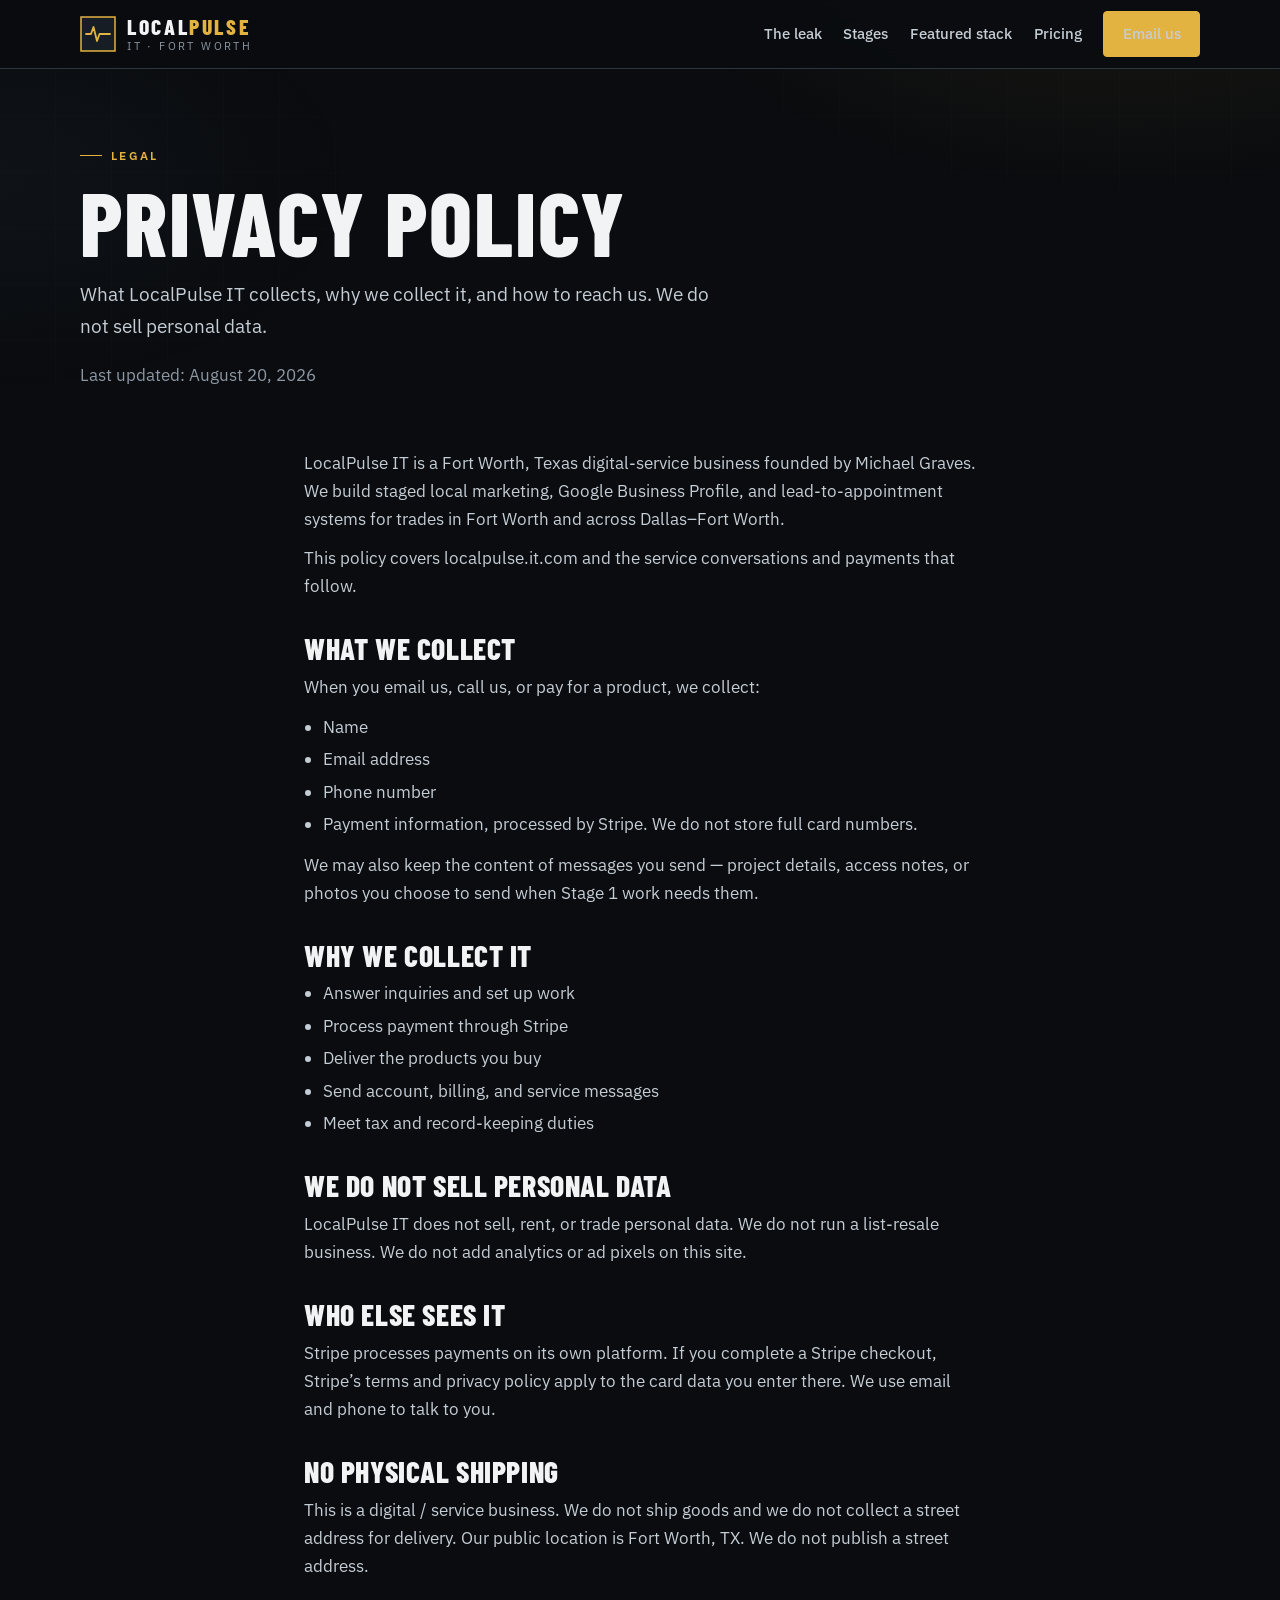
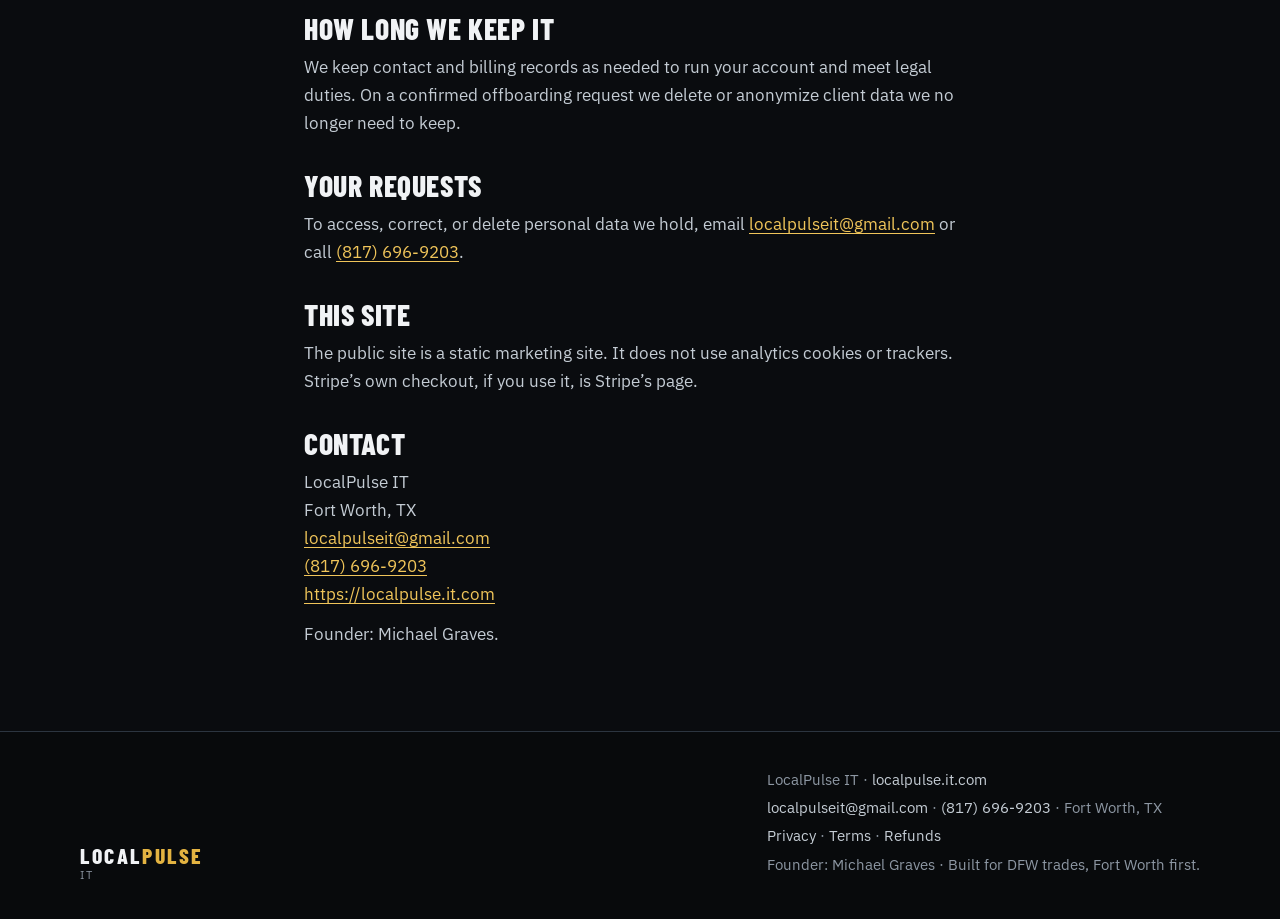
<file: privacy.html>
<!DOCTYPE html>
<html lang="en">
<head>
  <meta charset="utf-8">
  <meta name="viewport" content="width=device-width, initial-scale=1">
  <title>Privacy Policy — LocalPulse IT</title>
  <meta name="description" content="LocalPulse IT privacy policy. What we collect (name, email, phone, payment via Stripe), why, and how to reach us in Fort Worth, TX. We do not sell personal data.">
  <link rel="canonical" href="https://localpulse.it.com/privacy.html">
  <meta name="theme-color" content="#0a0c0f">
  <meta property="og:type" content="website">
  <meta property="og:locale" content="en_US">
  <meta property="og:site_name" content="LocalPulse IT">
  <meta property="og:url" content="https://localpulse.it.com/privacy.html">
  <meta property="og:title" content="Privacy Policy — LocalPulse IT">
  <meta property="og:description" content="LocalPulse IT privacy policy. What we collect (name, email, phone, payment via Stripe), why, and how to reach us in Fort Worth, TX. We do not sell personal data.">
  <meta property="og:image" content="https://localpulse.it.com/assets/og.png">
  <meta name="twitter:card" content="summary_large_image">
  <link rel="icon" href="assets/favicon.svg" type="image/svg+xml">
  <link rel="preconnect" href="https://fonts.googleapis.com">
  <link rel="preconnect" href="https://fonts.gstatic.com" crossorigin>
  <link href="https://fonts.googleapis.com/css2?family=Barlow+Condensed:wght@600;700;800&family=IBM+Plex+Sans:wght@400;500;600&display=swap" rel="stylesheet">
  <link rel="stylesheet" href="css/styles.css">
</head>
<body>
  <a class="skip" href="#main">Skip to content</a>
  <header class="site-header">
    <div class="header-inner">
      <a class="brand" href="index.html">
        <svg class="brand-mark" viewBox="0 0 36 36" aria-hidden="true">
        <rect x="1" y="1" width="34" height="34" fill="#171d25" stroke="#e3b341" stroke-width="1.5"/>
        <path d="M6 18h5l2.5-7 3.5 14 2.5-7H30" fill="none" stroke="#e3b341" stroke-width="1.8" stroke-linejoin="round" stroke-linecap="round"/>
      </svg>
        <span class="brand-type">
          <span class="brand-word">Local<span>Pulse</span></span>
          <span class="brand-sub">IT · Fort Worth</span>
        </span>
      </a>
      <button class="nav-toggle" type="button" data-nav-toggle aria-expanded="false" aria-controls="site-nav">
        <span></span>
        <span class="visually-hidden" style="position:absolute;width:1px;height:1px;overflow:hidden;clip:rect(0,0,0,0)">Menu</span>
      </button>
      <nav class="nav" id="site-nav" data-nav>
        <a href="index.html#leak">The leak</a>
        <a href="index.html#stages">Stages</a>
        <a href="index.html#stack">Featured stack</a>
        <a href="pricing.html">Pricing</a>
        <a class="btn btn-amber" href="mailto:localpulseit@gmail.com?subject=LocalPulse%20IT%20%E2%80%94%20privacy">Email us</a>
      </nav>
    </div>
  </header>

  <main id="main">
    <section class="page-hero">
      <div class="wrap">
        <p class="kicker">Legal</p>
        <h1>Privacy Policy</h1>
        <p class="lede">What LocalPulse IT collects, why we collect it, and how to reach us. We do not sell personal data.</p>
        <p class="muted">Last updated: August 20, 2026</p>
      </div>
    </section>
    <div class="wrap legal">
      <p>LocalPulse IT is a Fort Worth, Texas digital-service business founded by Michael Graves. We build staged local marketing, Google Business Profile, and lead-to-appointment systems for trades in Fort Worth and across Dallas–Fort Worth.</p>
      <p>This policy covers localpulse.it.com and the service conversations and payments that follow.</p>

      <h2>What we collect</h2>
      <p>When you email us, call us, or pay for a product, we collect:</p>
      <ul>
        <li>Name</li>
        <li>Email address</li>
        <li>Phone number</li>
        <li>Payment information, processed by Stripe. We do not store full card numbers.</li>
      </ul>
      <p>We may also keep the content of messages you send — project details, access notes, or photos you choose to send when Stage 1 work needs them.</p>

      <h2>Why we collect it</h2>
      <ul>
        <li>Answer inquiries and set up work</li>
        <li>Process payment through Stripe</li>
        <li>Deliver the products you buy</li>
        <li>Send account, billing, and service messages</li>
        <li>Meet tax and record-keeping duties</li>
      </ul>

      <h2>We do not sell personal data</h2>
      <p>LocalPulse IT does not sell, rent, or trade personal data. We do not run a list-resale business. We do not add analytics or ad pixels on this site.</p>

      <h2>Who else sees it</h2>
      <p>Stripe processes payments on its own platform. If you complete a Stripe checkout, Stripe’s terms and privacy policy apply to the card data you enter there. We use email and phone to talk to you.</p>

      <h2>No physical shipping</h2>
      <p>This is a digital / service business. We do not ship goods and we do not collect a street address for delivery. Our public location is Fort Worth, TX. We do not publish a street address.</p>

      <h2>How long we keep it</h2>
      <p>We keep contact and billing records as needed to run your account and meet legal duties. On a confirmed offboarding request we delete or anonymize client data we no longer need to keep.</p>

      <h2>Your requests</h2>
      <p>To access, correct, or delete personal data we hold, email <a href="mailto:localpulseit@gmail.com">localpulseit@gmail.com</a> or call <a href="tel:+18176969203">(817) 696-9203</a>.</p>

      <h2>This site</h2>
      <p>The public site is a static marketing site. It does not use analytics cookies or trackers. Stripe’s own checkout, if you use it, is Stripe’s page.</p>

      <h2>Contact</h2>
      <p>LocalPulse IT<br>Fort Worth, TX<br><a href="mailto:localpulseit@gmail.com">localpulseit@gmail.com</a><br><a href="tel:+18176969203">(817) 696-9203</a><br><a href="https://localpulse.it.com">https://localpulse.it.com</a></p>
      <p>Founder: Michael Graves.</p>
    </div>
  </main>
  <footer class="site-footer">
    <div class="wrap foot-grid">
      <div>
        <a class="brand" href="index.html">
          <span class="brand-type">
            <span class="brand-word">Local<span>Pulse</span></span>
            <span class="brand-sub">IT</span>
          </span>
        </a>
      </div>
      <div class="foot-meta">
        <p>LocalPulse IT · <a href="https://localpulse.it.com">localpulse.it.com</a></p>
        <p><a href="mailto:localpulseit@gmail.com">localpulseit@gmail.com</a> · <a href="tel:+18176969203">(817) 696-9203</a> · Fort Worth, TX</p>
        <p><a href="privacy.html">Privacy</a> · <a href="terms.html">Terms</a> · <a href="refund.html">Refunds</a></p>
        <p>Founder: Michael Graves · Built for DFW trades, Fort Worth first.</p>
      </div>
    </div>
  </footer>
  <script src="js/nav.js" defer></script>

</body>
</html>
</file>
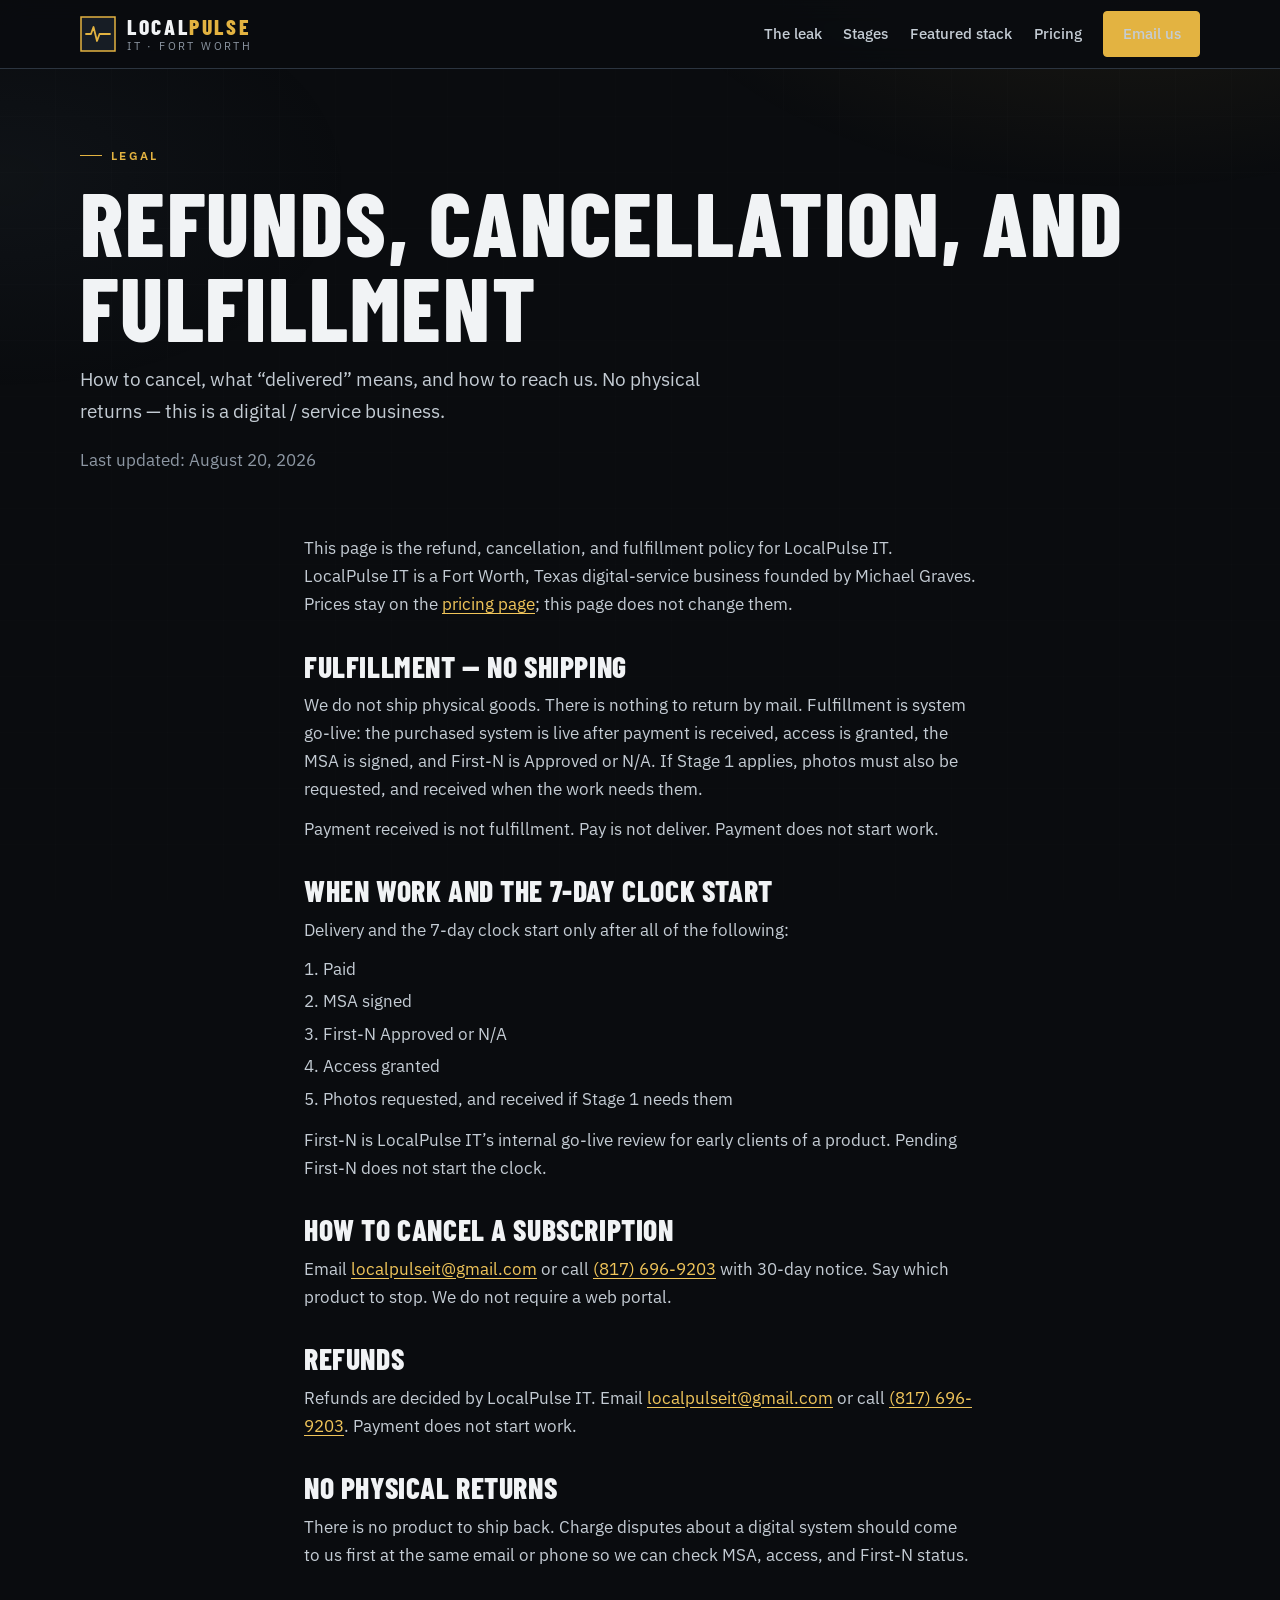
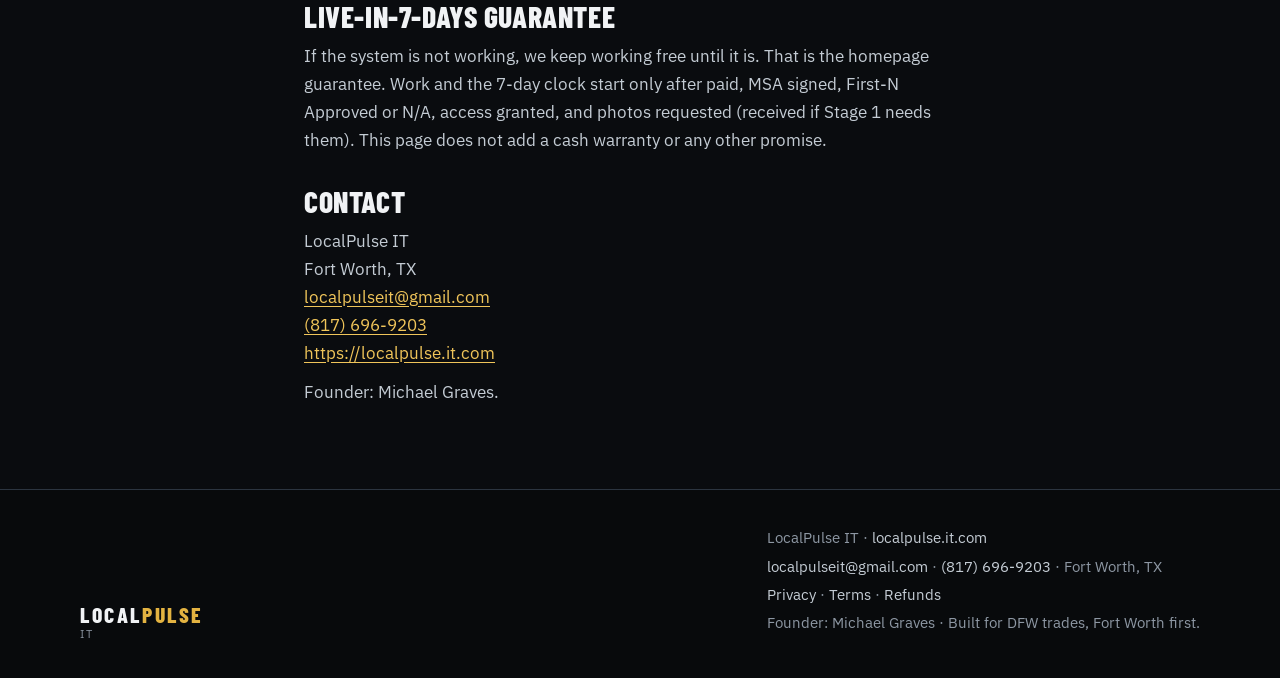
<file: refund.html>
<!DOCTYPE html>
<html lang="en">
<head>
  <meta charset="utf-8">
  <meta name="viewport" content="width=device-width, initial-scale=1">
  <title>Refunds — LocalPulse IT</title>
  <meta name="description" content="LocalPulse IT cancellation and fulfillment. 30-day cancel notice. Payment does not start work. Refunds are decided by LocalPulse IT. No physical returns.">
  <link rel="canonical" href="https://localpulse.it.com/refund.html">
  <meta name="theme-color" content="#0a0c0f">
  <meta property="og:type" content="website">
  <meta property="og:locale" content="en_US">
  <meta property="og:site_name" content="LocalPulse IT">
  <meta property="og:url" content="https://localpulse.it.com/refund.html">
  <meta property="og:title" content="Refunds — LocalPulse IT">
  <meta property="og:description" content="LocalPulse IT cancellation and fulfillment. 30-day cancel notice. Payment does not start work. Refunds are decided by LocalPulse IT. No physical returns.">
  <meta property="og:image" content="https://localpulse.it.com/assets/og.png">
  <meta name="twitter:card" content="summary_large_image">
  <link rel="icon" href="assets/favicon.svg" type="image/svg+xml">
  <link rel="preconnect" href="https://fonts.googleapis.com">
  <link rel="preconnect" href="https://fonts.gstatic.com" crossorigin>
  <link href="https://fonts.googleapis.com/css2?family=Barlow+Condensed:wght@600;700;800&family=IBM+Plex+Sans:wght@400;500;600&display=swap" rel="stylesheet">
  <link rel="stylesheet" href="css/styles.css">
</head>
<body>
  <a class="skip" href="#main">Skip to content</a>
  <header class="site-header">
    <div class="header-inner">
      <a class="brand" href="index.html">
        <svg class="brand-mark" viewBox="0 0 36 36" aria-hidden="true">
        <rect x="1" y="1" width="34" height="34" fill="#171d25" stroke="#e3b341" stroke-width="1.5"/>
        <path d="M6 18h5l2.5-7 3.5 14 2.5-7H30" fill="none" stroke="#e3b341" stroke-width="1.8" stroke-linejoin="round" stroke-linecap="round"/>
      </svg>
        <span class="brand-type">
          <span class="brand-word">Local<span>Pulse</span></span>
          <span class="brand-sub">IT · Fort Worth</span>
        </span>
      </a>
      <button class="nav-toggle" type="button" data-nav-toggle aria-expanded="false" aria-controls="site-nav">
        <span></span>
        <span class="visually-hidden" style="position:absolute;width:1px;height:1px;overflow:hidden;clip:rect(0,0,0,0)">Menu</span>
      </button>
      <nav class="nav" id="site-nav" data-nav>
        <a href="index.html#leak">The leak</a>
        <a href="index.html#stages">Stages</a>
        <a href="index.html#stack">Featured stack</a>
        <a href="pricing.html">Pricing</a>
        <a class="btn btn-amber" href="mailto:localpulseit@gmail.com?subject=LocalPulse%20IT%20%E2%80%94%20refunds">Email us</a>
      </nav>
    </div>
  </header>

  <main id="main">
    <section class="page-hero">
      <div class="wrap">
        <p class="kicker">Legal</p>
        <h1>Refunds, cancellation, and fulfillment</h1>
        <p class="lede">How to cancel, what “delivered” means, and how to reach us. No physical returns — this is a digital / service business.</p>
        <p class="muted">Last updated: August 20, 2026</p>
      </div>
    </section>
    <div class="wrap legal">
      <p>This page is the refund, cancellation, and fulfillment policy for LocalPulse IT. LocalPulse IT is a Fort Worth, Texas digital-service business founded by Michael Graves. Prices stay on the <a href="pricing.html">pricing page</a>; this page does not change them.</p>

      <h2>Fulfillment — no shipping</h2>
      <p>We do not ship physical goods. There is nothing to return by mail. Fulfillment is system go-live: the purchased system is live after payment is received, access is granted, the MSA is signed, and First-N is Approved or N/A. If Stage 1 applies, photos must also be requested, and received when the work needs them.</p>
      <p>Payment received is not fulfillment. Pay is not deliver. Payment does not start work.</p>

      <h2>When work and the 7-day clock start</h2>
      <p>Delivery and the 7-day clock start only after all of the following:</p>
      <ol>
        <li>Paid</li>
        <li>MSA signed</li>
        <li>First-N Approved or N/A</li>
        <li>Access granted</li>
        <li>Photos requested, and received if Stage 1 needs them</li>
      </ol>
      <p>First-N is LocalPulse IT’s internal go-live review for early clients of a product. Pending First-N does not start the clock.</p>

      <h2>How to cancel a subscription</h2>
      <p>Email <a href="mailto:localpulseit@gmail.com?subject=Cancel%20subscription">localpulseit@gmail.com</a> or call <a href="tel:+18176969203">(817) 696-9203</a> with 30-day notice. Say which product to stop. We do not require a web portal.</p>

      <h2>Refunds</h2>
      <p>Refunds are decided by LocalPulse IT. Email <a href="mailto:localpulseit@gmail.com">localpulseit@gmail.com</a> or call <a href="tel:+18176969203">(817) 696-9203</a>. Payment does not start work.</p>

      <h2>No physical returns</h2>
      <p>There is no product to ship back. Charge disputes about a digital system should come to us first at the same email or phone so we can check MSA, access, and First-N status.</p>

      <h2>Live-in-7-days guarantee</h2>
      <p>If the system is not working, we keep working free until it is. That is the homepage guarantee. Work and the 7-day clock start only after paid, MSA signed, First-N Approved or N/A, access granted, and photos requested (received if Stage 1 needs them). This page does not add a cash warranty or any other promise.</p>

      <h2>Contact</h2>
      <p>LocalPulse IT<br>Fort Worth, TX<br><a href="mailto:localpulseit@gmail.com">localpulseit@gmail.com</a><br><a href="tel:+18176969203">(817) 696-9203</a><br><a href="https://localpulse.it.com">https://localpulse.it.com</a></p>
      <p>Founder: Michael Graves.</p>
    </div>
  </main>
  <footer class="site-footer">
    <div class="wrap foot-grid">
      <div>
        <a class="brand" href="index.html">
          <span class="brand-type">
            <span class="brand-word">Local<span>Pulse</span></span>
            <span class="brand-sub">IT</span>
          </span>
        </a>
      </div>
      <div class="foot-meta">
        <p>LocalPulse IT · <a href="https://localpulse.it.com">localpulse.it.com</a></p>
        <p><a href="mailto:localpulseit@gmail.com">localpulseit@gmail.com</a> · <a href="tel:+18176969203">(817) 696-9203</a> · Fort Worth, TX</p>
        <p><a href="privacy.html">Privacy</a> · <a href="terms.html">Terms</a> · <a href="refund.html">Refunds</a></p>
        <p>Founder: Michael Graves · Built for DFW trades, Fort Worth first.</p>
      </div>
    </div>
  </footer>
  <script src="js/nav.js" defer></script>

</body>
</html>
</file>
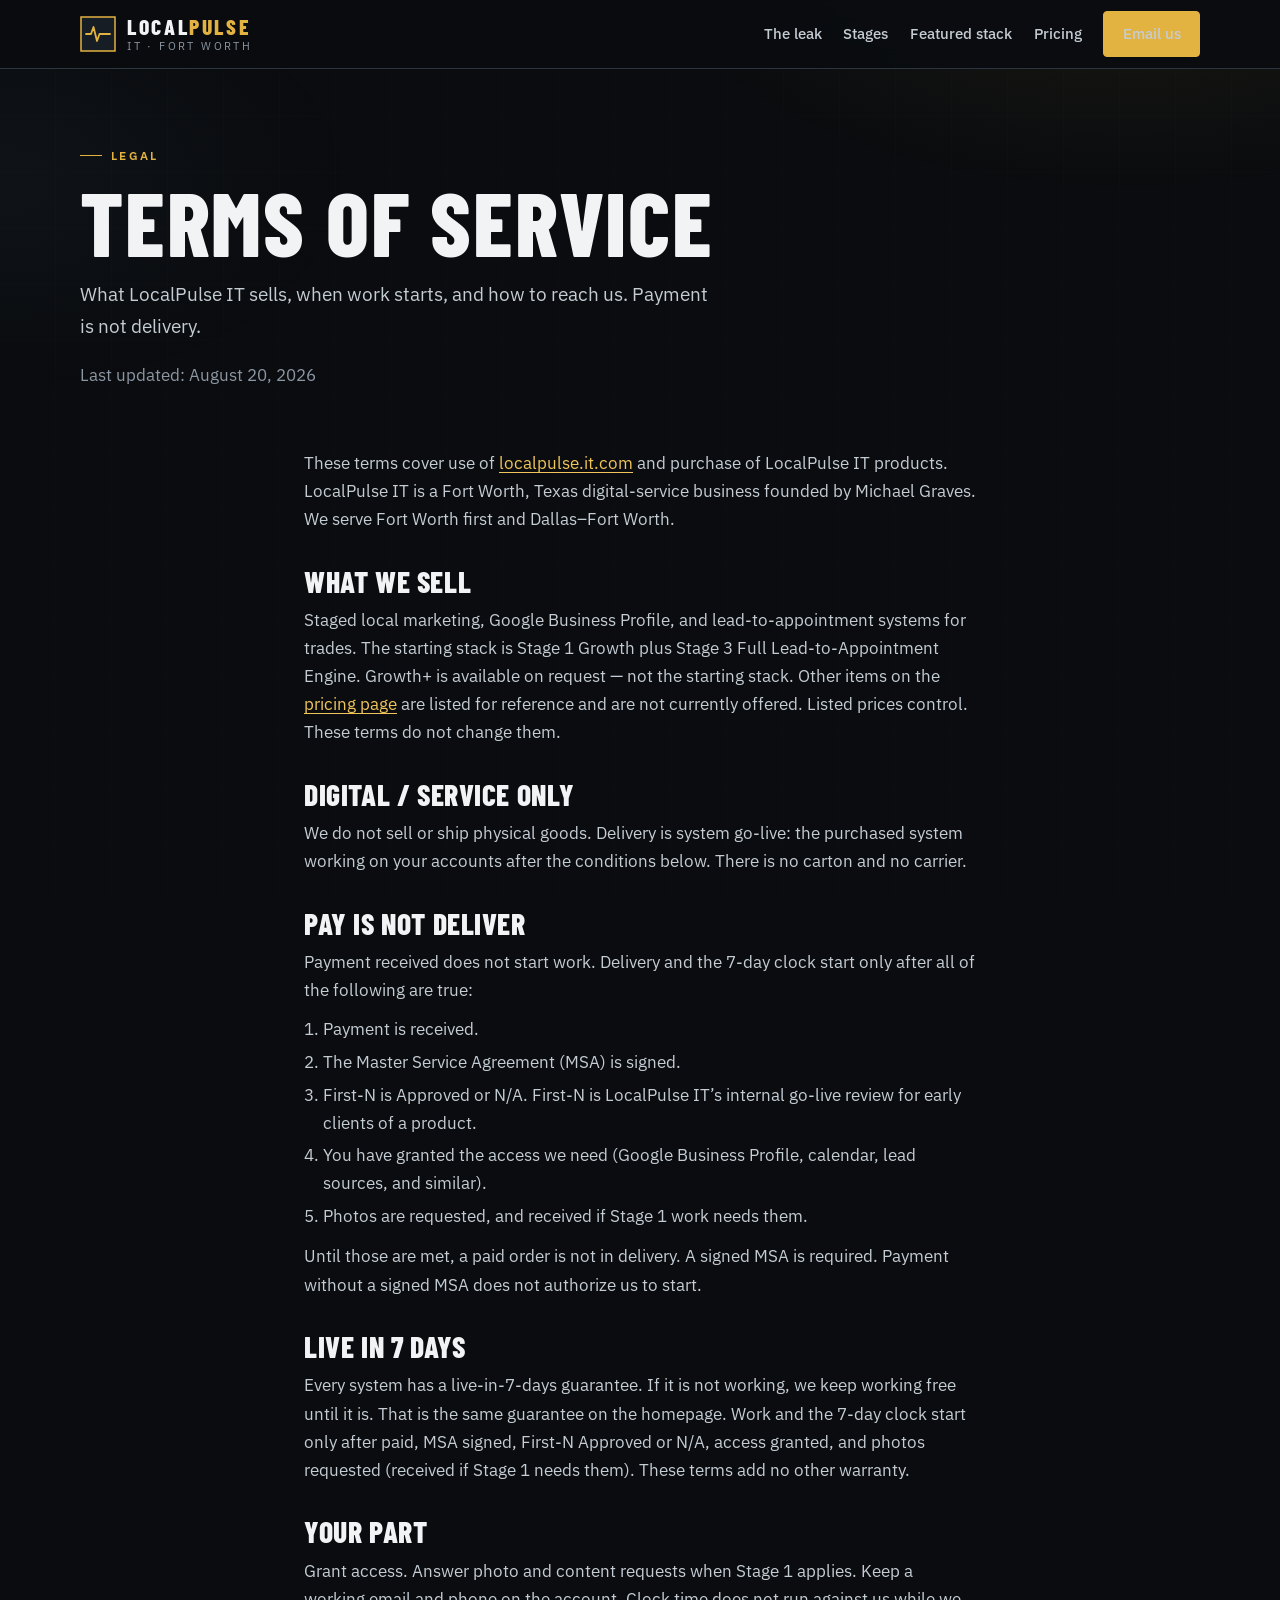
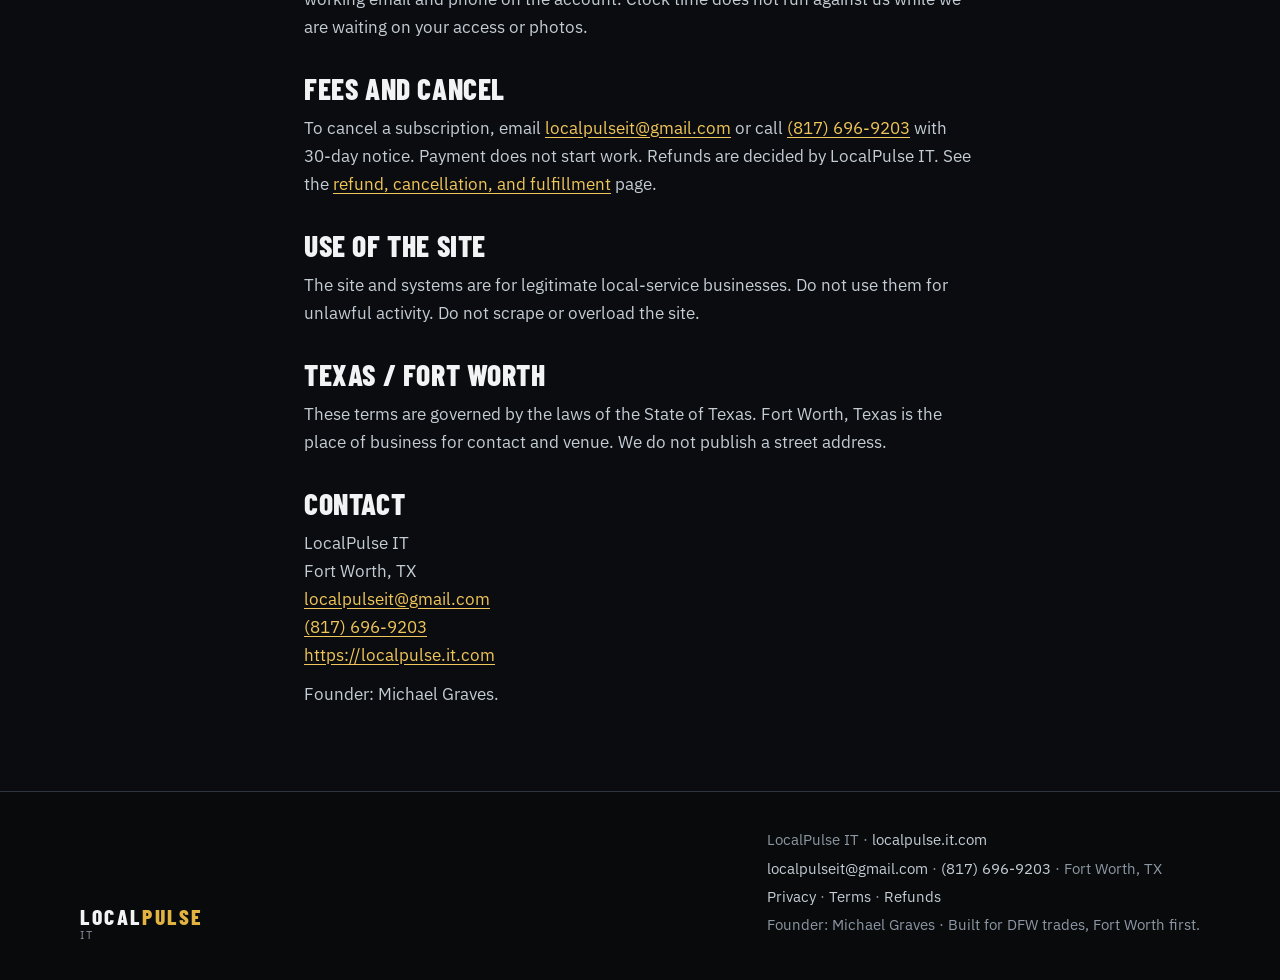
<file: terms.html>
<!DOCTYPE html>
<html lang="en">
<head>
  <meta charset="utf-8">
  <meta name="viewport" content="width=device-width, initial-scale=1">
  <title>Terms of Service — LocalPulse IT</title>
  <meta name="description" content="LocalPulse IT terms. What we sell, pay is not deliver, MSA required, 30-day cancel notice, Texas / Fort Worth. Contact localpulseit@gmail.com or (817) 696-9203.">
  <link rel="canonical" href="https://localpulse.it.com/terms.html">
  <meta name="theme-color" content="#0a0c0f">
  <meta property="og:type" content="website">
  <meta property="og:locale" content="en_US">
  <meta property="og:site_name" content="LocalPulse IT">
  <meta property="og:url" content="https://localpulse.it.com/terms.html">
  <meta property="og:title" content="Terms of Service — LocalPulse IT">
  <meta property="og:description" content="LocalPulse IT terms. What we sell, pay is not deliver, MSA required, 30-day cancel notice, Texas / Fort Worth. Contact localpulseit@gmail.com or (817) 696-9203.">
  <meta property="og:image" content="https://localpulse.it.com/assets/og.png">
  <meta name="twitter:card" content="summary_large_image">
  <link rel="icon" href="assets/favicon.svg" type="image/svg+xml">
  <link rel="preconnect" href="https://fonts.googleapis.com">
  <link rel="preconnect" href="https://fonts.gstatic.com" crossorigin>
  <link href="https://fonts.googleapis.com/css2?family=Barlow+Condensed:wght@600;700;800&family=IBM+Plex+Sans:wght@400;500;600&display=swap" rel="stylesheet">
  <link rel="stylesheet" href="css/styles.css">
</head>
<body>
  <a class="skip" href="#main">Skip to content</a>
  <header class="site-header">
    <div class="header-inner">
      <a class="brand" href="index.html">
        <svg class="brand-mark" viewBox="0 0 36 36" aria-hidden="true">
        <rect x="1" y="1" width="34" height="34" fill="#171d25" stroke="#e3b341" stroke-width="1.5"/>
        <path d="M6 18h5l2.5-7 3.5 14 2.5-7H30" fill="none" stroke="#e3b341" stroke-width="1.8" stroke-linejoin="round" stroke-linecap="round"/>
      </svg>
        <span class="brand-type">
          <span class="brand-word">Local<span>Pulse</span></span>
          <span class="brand-sub">IT · Fort Worth</span>
        </span>
      </a>
      <button class="nav-toggle" type="button" data-nav-toggle aria-expanded="false" aria-controls="site-nav">
        <span></span>
        <span class="visually-hidden" style="position:absolute;width:1px;height:1px;overflow:hidden;clip:rect(0,0,0,0)">Menu</span>
      </button>
      <nav class="nav" id="site-nav" data-nav>
        <a href="index.html#leak">The leak</a>
        <a href="index.html#stages">Stages</a>
        <a href="index.html#stack">Featured stack</a>
        <a href="pricing.html">Pricing</a>
        <a class="btn btn-amber" href="mailto:localpulseit@gmail.com?subject=LocalPulse%20IT%20%E2%80%94%20terms">Email us</a>
      </nav>
    </div>
  </header>

  <main id="main">
    <section class="page-hero">
      <div class="wrap">
        <p class="kicker">Legal</p>
        <h1>Terms of Service</h1>
        <p class="lede">What LocalPulse IT sells, when work starts, and how to reach us. Payment is not delivery.</p>
        <p class="muted">Last updated: August 20, 2026</p>
      </div>
    </section>
    <div class="wrap legal">
      <p>These terms cover use of <a href="https://localpulse.it.com">localpulse.it.com</a> and purchase of LocalPulse IT products. LocalPulse IT is a Fort Worth, Texas digital-service business founded by Michael Graves. We serve Fort Worth first and Dallas–Fort Worth.</p>

      <h2>What we sell</h2>
      <p>Staged local marketing, Google Business Profile, and lead-to-appointment systems for trades. The starting stack is Stage 1 Growth plus Stage 3 Full Lead-to-Appointment Engine. Growth+ is available on request — not the starting stack. Other items on the <a href="pricing.html">pricing page</a> are listed for reference and are not currently offered. Listed prices control. These terms do not change them.</p>

      <h2>Digital / service only</h2>
      <p>We do not sell or ship physical goods. Delivery is system go-live: the purchased system working on your accounts after the conditions below. There is no carton and no carrier.</p>

      <h2>Pay is not deliver</h2>
      <p>Payment received does not start work. Delivery and the 7-day clock start only after all of the following are true:</p>
      <ol>
        <li>Payment is received.</li>
        <li>The Master Service Agreement (MSA) is signed.</li>
        <li>First-N is Approved or N/A. First-N is LocalPulse IT’s internal go-live review for early clients of a product.</li>
        <li>You have granted the access we need (Google Business Profile, calendar, lead sources, and similar).</li>
        <li>Photos are requested, and received if Stage 1 work needs them.</li>
      </ol>
      <p>Until those are met, a paid order is not in delivery. A signed MSA is required. Payment without a signed MSA does not authorize us to start.</p>

      <h2>Live in 7 days</h2>
      <p>Every system has a live-in-7-days guarantee. If it is not working, we keep working free until it is. That is the same guarantee on the homepage. Work and the 7-day clock start only after paid, MSA signed, First-N Approved or N/A, access granted, and photos requested (received if Stage 1 needs them). These terms add no other warranty.</p>

      <h2>Your part</h2>
      <p>Grant access. Answer photo and content requests when Stage 1 applies. Keep a working email and phone on the account. Clock time does not run against us while we are waiting on your access or photos.</p>

      <h2>Fees and cancel</h2>
      <p>To cancel a subscription, email <a href="mailto:localpulseit@gmail.com">localpulseit@gmail.com</a> or call <a href="tel:+18176969203">(817) 696-9203</a> with 30-day notice. Payment does not start work. Refunds are decided by LocalPulse IT. See the <a href="refund.html">refund, cancellation, and fulfillment</a> page.</p>

      <h2>Use of the site</h2>
      <p>The site and systems are for legitimate local-service businesses. Do not use them for unlawful activity. Do not scrape or overload the site.</p>

      <h2>Texas / Fort Worth</h2>
      <p>These terms are governed by the laws of the State of Texas. Fort Worth, Texas is the place of business for contact and venue. We do not publish a street address.</p>

      <h2>Contact</h2>
      <p>LocalPulse IT<br>Fort Worth, TX<br><a href="mailto:localpulseit@gmail.com">localpulseit@gmail.com</a><br><a href="tel:+18176969203">(817) 696-9203</a><br><a href="https://localpulse.it.com">https://localpulse.it.com</a></p>
      <p>Founder: Michael Graves.</p>
    </div>
  </main>
  <footer class="site-footer">
    <div class="wrap foot-grid">
      <div>
        <a class="brand" href="index.html">
          <span class="brand-type">
            <span class="brand-word">Local<span>Pulse</span></span>
            <span class="brand-sub">IT</span>
          </span>
        </a>
      </div>
      <div class="foot-meta">
        <p>LocalPulse IT · <a href="https://localpulse.it.com">localpulse.it.com</a></p>
        <p><a href="mailto:localpulseit@gmail.com">localpulseit@gmail.com</a> · <a href="tel:+18176969203">(817) 696-9203</a> · Fort Worth, TX</p>
        <p><a href="privacy.html">Privacy</a> · <a href="terms.html">Terms</a> · <a href="refund.html">Refunds</a></p>
        <p>Founder: Michael Graves · Built for DFW trades, Fort Worth first.</p>
      </div>
    </div>
  </footer>
  <script src="js/nav.js" defer></script>

</body>
</html>
</file>
<file: css/styles.css>
/* LocalPulse IT — public site
   Dark steel + work-light amber. Trades-adjacent, not SaaS purple.
   Two type families only (Barlow Condensed + IBM Plex Sans). */

:root {
  --bg: #0a0c0f;
  --bg-2: #10141a;
  --bg-3: #171d25;
  --bg-4: #1e2630;
  --line: #2c3540;
  --line-2: #3d4854;
  --text: #f1f3f5;
  --text-2: #c4ccd4;
  --muted: #8d97a3;
  --amber: #e3b341;
  --amber-2: #f0c55a;
  --amber-d: #8a6d1c;
  --amber-ink: #161208;
  --max: 1120px;
  --pad: clamp(1.15rem, 4vw, 2.25rem);
  --display: "Barlow Condensed", "Arial Narrow", Impact, sans-serif;
  --body: "IBM Plex Sans", "Segoe UI", system-ui, sans-serif;
  --radius: 4px;
}

*,
*::before,
*::after { box-sizing: border-box; }

html { scroll-behavior: smooth; }

@media (prefers-reduced-motion: reduce) {
  html { scroll-behavior: auto; }
  *, *::before, *::after {
    animation-duration: 0.01ms !important;
    animation-iteration-count: 1 !important;
    transition-duration: 0.01ms !important;
  }
}

body {
  margin: 0;
  min-height: 100%;
  background: var(--bg);
  color: var(--text);
  font-family: var(--body);
  font-size: 1.0625rem;
  line-height: 1.65;
  -webkit-font-smoothing: antialiased;
  text-rendering: optimizeLegibility;
}

body::before {
  content: "";
  position: fixed;
  inset: 0;
  z-index: 0;
  pointer-events: none;
  background:
    radial-gradient(900px 480px at 88% -8%, rgba(227, 179, 65, 0.09), transparent 55%),
    radial-gradient(700px 420px at 0% 20%, rgba(80, 100, 120, 0.08), transparent 50%),
    repeating-linear-gradient(0deg, transparent, transparent 55px, rgba(255,255,255,0.016) 56px),
    repeating-linear-gradient(90deg, transparent, transparent 55px, rgba(255,255,255,0.016) 56px);
}

img, svg { max-width: 100%; display: block; }

a { color: var(--amber-2); text-underline-offset: 0.18em; }
a:hover { color: var(--amber); }
a:focus-visible,
button:focus-visible {
  outline: 2px solid var(--amber);
  outline-offset: 3px;
}

.skip {
  position: absolute;
  left: 0.75rem;
  top: -3rem;
  z-index: 80;
  background: var(--amber);
  color: var(--amber-ink);
  padding: 0.5rem 0.85rem;
  font-weight: 600;
  text-decoration: none;
}
.skip:focus { top: 0.75rem; }

.wrap {
  width: min(var(--max), calc(100% - var(--pad) * 2));
  margin-inline: auto;
}

/* ——— Header ——— */
.site-header {
  position: sticky;
  top: 0;
  z-index: 40;
  background: rgba(10, 12, 15, 0.88);
  backdrop-filter: blur(12px);
  border-bottom: 1px solid var(--line);
}

.header-inner {
  width: min(var(--max), calc(100% - var(--pad) * 2));
  margin-inline: auto;
  display: flex;
  align-items: center;
  justify-content: space-between;
  gap: 1rem;
  min-height: 4.25rem;
}

.brand {
  display: flex;
  align-items: center;
  gap: 0.7rem;
  text-decoration: none;
  color: inherit;
}

.brand-mark { width: 36px; height: 36px; flex: 0 0 36px; }
.brand-type { display: flex; flex-direction: column; line-height: 1; }
.brand-word {
  font-family: var(--display);
  font-weight: 800;
  font-size: 1.35rem;
  letter-spacing: 0.12em;
  text-transform: uppercase;
}
.brand-word span { color: var(--amber); }
.brand-sub {
  font-size: 0.68rem;
  letter-spacing: 0.22em;
  text-transform: uppercase;
  color: var(--muted);
  margin-top: 0.2rem;
}

.nav {
  display: flex;
  align-items: center;
  gap: 1.35rem;
}

.nav a {
  color: var(--text-2);
  text-decoration: none;
  font-size: 0.92rem;
  font-weight: 500;
}
.nav a:hover { color: var(--text); }

.nav-toggle {
  display: none;
  background: transparent;
  border: 1px solid var(--line-2);
  color: var(--text);
  width: 2.6rem;
  height: 2.6rem;
  border-radius: var(--radius);
  cursor: pointer;
  padding: 0;
}
.nav-toggle span,
.nav-toggle span::before,
.nav-toggle span::after {
  display: block;
  width: 1.1rem;
  height: 2px;
  background: var(--text);
  position: relative;
  margin: 0 auto;
}
.nav-toggle span::before,
.nav-toggle span::after {
  content: "";
  position: absolute;
  left: 0;
}
.nav-toggle span::before { top: -6px; }
.nav-toggle span::after { top: 6px; }

.btn {
  display: inline-flex;
  align-items: center;
  justify-content: center;
  gap: 0.45rem;
  min-height: 2.85rem;
  padding: 0.55rem 1.15rem;
  border-radius: var(--radius);
  font-family: var(--body);
  font-weight: 600;
  font-size: 0.95rem;
  text-decoration: none;
  border: 1px solid transparent;
  cursor: pointer;
  line-height: 1.2;
}
.btn-amber {
  background: var(--amber);
  color: var(--amber-ink);
  border-color: var(--amber);
}
.btn-amber:hover { background: var(--amber-2); color: var(--amber-ink); }
.btn-ghost {
  background: transparent;
  color: var(--text);
  border-color: var(--line-2);
}
.btn-ghost:hover { border-color: var(--amber); color: var(--amber-2); }
.btn-lg { min-height: 3.15rem; padding: 0.7rem 1.35rem; }

/* ——— Eyebrows / type ——— */
.kicker {
  display: inline-flex;
  align-items: center;
  gap: 0.55rem;
  font-size: 0.72rem;
  font-weight: 600;
  letter-spacing: 0.2em;
  text-transform: uppercase;
  color: var(--amber);
  margin: 0 0 0.85rem;
}
.kicker::before {
  content: "";
  width: 1.4rem;
  height: 1px;
  background: var(--amber);
}

h1, h2, h3, .display {
  font-family: var(--display);
  font-weight: 800;
  letter-spacing: 0.02em;
  line-height: 0.95;
  text-transform: uppercase;
  margin: 0;
}

h1 { font-size: clamp(2.6rem, 8.4vw, 5.6rem); }
h2 { font-size: clamp(2rem, 5vw, 3.25rem); }
h3 { font-size: 1.55rem; letter-spacing: 0.04em; }

.lede {
  font-size: clamp(1.05rem, 2vw, 1.2rem);
  color: var(--text-2);
  max-width: 40rem;
}

.muted { color: var(--muted); }
.center { text-align: center; }

/* ——— Hero ——— */
.hero {
  position: relative;
  z-index: 1;
  padding: clamp(3rem, 8vw, 6.5rem) 0 clamp(3.5rem, 8vw, 6rem);
  border-bottom: 1px solid var(--line);
}

.hero-grid {
  display: grid;
  grid-template-columns: 1.2fr 0.8fr;
  gap: clamp(2rem, 5vw, 4rem);
  align-items: end;
}

.hero h1 em {
  font-style: normal;
  color: var(--amber);
}

.hero-actions {
  display: flex;
  flex-wrap: wrap;
  gap: 0.75rem;
  margin-top: 1.75rem;
}

.hero-rail {
  background: var(--bg-3);
  border: 1px solid var(--line);
  padding: 1.35rem 1.4rem 1.5rem;
  box-shadow: 0 24px 50px rgba(0,0,0,0.35);
}

.rail-label {
  font-size: 0.7rem;
  letter-spacing: 0.18em;
  text-transform: uppercase;
  color: var(--muted);
  margin: 0 0 1rem;
}

.rail-step {
  display: grid;
  grid-template-columns: 2.4rem 1fr;
  gap: 0.65rem;
  padding: 0.7rem 0;
  border-top: 1px solid var(--line);
}
.rail-step:first-of-type { border-top: 0; padding-top: 0; }
.rail-num {
  font-family: var(--display);
  font-weight: 800;
  font-size: 1.35rem;
  color: var(--amber);
  letter-spacing: 0.04em;
}
.rail-step strong {
  display: block;
  font-size: 0.98rem;
}
.rail-step span {
  display: block;
  color: var(--muted);
  font-size: 0.88rem;
}

/* ——— Sections ——— */
section { position: relative; z-index: 1; scroll-margin-top: 88px; }

#main { scroll-margin-top: 88px; }
.band { padding: clamp(3.5rem, 8vw, 5.5rem) 0; }
.band + .band { border-top: 1px solid var(--line); }
.band-alt { background: var(--bg-2); }

.section-head {
  max-width: 40rem;
  margin-bottom: 2.25rem;
}
.section-head p { color: var(--text-2); }

/* Leak */
.leak-grid {
  display: grid;
  grid-template-columns: 1fr 1fr;
  gap: 1rem;
}
.leak-card {
  background: var(--bg-3);
  border: 1px solid var(--line);
  padding: 1.5rem 1.45rem 1.6rem;
  border-left: 3px solid var(--amber);
}
.leak-card h3 { margin-bottom: 0.65rem; }
.leak-card p { margin: 0; color: var(--text-2); }

/* Stages */
.stage-grid {
  display: grid;
  grid-template-columns: repeat(4, 1fr);
  gap: 0.75rem;
}
.stage {
  background: var(--bg-3);
  border: 1px solid var(--line);
  padding: 1.3rem 1.15rem 1.4rem;
  min-height: 100%;
}
.stage-index {
  font-family: var(--display);
  font-weight: 800;
  font-size: 2rem;
  color: var(--amber);
  letter-spacing: 0.04em;
  line-height: 1;
  margin-bottom: 1.1rem;
}
.stage h3 {
  font-size: 1.35rem;
  margin-bottom: 0.55rem;
}
.stage p { margin: 0; color: var(--text-2); font-size: 0.98rem; }
.stage-name {
  display: block;
  font-size: 0.72rem;
  letter-spacing: 0.14em;
  text-transform: uppercase;
  color: var(--muted);
  font-family: var(--body);
  font-weight: 600;
  margin-bottom: 0.35rem;
}

.stage-legend {
  list-style: none;
  margin: 0;
  padding: 0;
  max-width: 40rem;
  border-top: 1px solid var(--line);
}
.stage-legend li {
  display: grid;
  grid-template-columns: 2.2rem 1fr;
  gap: 0.75rem;
  align-items: baseline;
  padding: 0.7rem 0;
  border-bottom: 1px solid var(--line);
  color: var(--text-2);
  font-size: 0.98rem;
}
.stage-legend span {
  font-family: var(--display);
  font-weight: 800;
  font-size: 1.25rem;
  color: var(--amber);
  letter-spacing: 0.04em;
}
.stage-legend strong {
  display: block;
  color: var(--text);
  font-weight: 600;
  margin-bottom: 0.15rem;
}

.payable {
  font-family: var(--display);
  font-weight: 800;
  font-size: clamp(1.45rem, 3.4vw, 2.05rem);
  letter-spacing: 0.04em;
  text-transform: uppercase;
  line-height: 1.15;
  margin: 0 0 1.15rem;
}
.payable .amt { color: var(--amber); }

.tcpa-note {
  margin: 0.75rem 0 0;
  color: var(--muted);
  font-size: 0.88rem;
}

.ask-close { margin-top: 1.15rem; }
.ask-close-after {
  margin-top: 2rem;
  padding-top: 1.4rem;
  border-top: 1px solid var(--line);
}
.ask-notes {
  list-style: none;
  margin: 0.95rem 0 0;
  padding: 0;
}
.ask-notes li {
  color: var(--text-2);
  margin: 0.5rem 0;
  padding-left: 0.85rem;
  border-left: 2px solid var(--amber-d);
}

/* Featured stack */
.stack-panel {
  background: var(--bg-3);
  border: 1px solid var(--line);
  padding: clamp(1.4rem, 3vw, 2rem);
}
.stack-cols {
  display: grid;
  grid-template-columns: 1fr 1fr;
  gap: 1rem;
  margin-bottom: 1rem;
}
.offer {
  border: 1px solid var(--line);
  background: var(--bg-2);
  padding: 1.25rem 1.2rem 1.35rem;
}
.offer .tag {
  display: inline-block;
  font-size: 0.68rem;
  letter-spacing: 0.16em;
  text-transform: uppercase;
  color: var(--amber);
  font-weight: 600;
  margin-bottom: 0.45rem;
}
.offer h3 { margin: 0 0 0.45rem; font-size: 1.7rem; }
.price-line {
  font-family: var(--display);
  font-weight: 700;
  font-size: 1.55rem;
  letter-spacing: 0.03em;
  margin: 0.35rem 0 0.7rem;
}
.price-line small {
  display: block;
  font-family: var(--body);
  font-size: 0.88rem;
  font-weight: 500;
  letter-spacing: 0;
  text-transform: none;
  color: var(--muted);
  margin-top: 0.2rem;
}
.offer ul {
  margin: 0;
  padding: 0 0 0 1.05rem;
  color: var(--text-2);
}
.offer li { margin: 0.28rem 0; }

.math {
  border: 1px solid var(--amber-d);
  background: linear-gradient(180deg, rgba(227,179,65,0.08), rgba(227,179,65,0.03));
  padding: 1.3rem 1.25rem 1.4rem;
}
.math h3 { font-size: 1.45rem; margin-bottom: 0.55rem; }
.math-eq {
  font-family: var(--display);
  font-weight: 700;
  font-size: clamp(1.15rem, 2.6vw, 1.65rem);
  letter-spacing: 0.03em;
  line-height: 1.25;
  margin: 0.8rem 0;
}
.math-eq .result { color: var(--amber); }
.math p { color: var(--text-2); margin: 0.45rem 0; }
.math ol { color: var(--text-2); margin: 0.6rem 0 0; padding-left: 1.2rem; }
.math-note {
  font-size: 0.92rem;
  color: var(--muted);
  margin-top: 0.85rem !important;
}
.stack-actions {
  display: flex;
  flex-wrap: wrap;
  gap: 0.7rem;
  margin-top: 1.15rem;
}

/* How */
.how-grid {
  display: grid;
  grid-template-columns: repeat(3, 1fr);
  gap: 0.85rem;
  counter-reset: how;
}
.how-card {
  background: var(--bg-3);
  border: 1px solid var(--line);
  padding: 1.35rem 1.25rem;
}
.how-card h3 {
  font-size: 1.4rem;
  margin: 0.3rem 0 0.55rem;
}
.how-card p { margin: 0; color: var(--text-2); }
.how-n {
  font-family: var(--display);
  color: var(--amber);
  font-weight: 800;
  font-size: 1.25rem;
  letter-spacing: 0.08em;
}

/* Guarantee */
.guarantee {
  background:
    linear-gradient(180deg, rgba(227,179,65,0.07), transparent 40%),
    var(--bg-2);
}
.guarantee-box {
  border: 1px solid var(--amber-d);
  padding: clamp(1.6rem, 4vw, 2.6rem);
  max-width: 46rem;
}
.guarantee-box p { color: var(--text-2); font-size: 1.12rem; }
.quote-mark {
  font-family: var(--display);
  font-size: 1rem;
  letter-spacing: 0.16em;
  text-transform: uppercase;
  color: var(--amber);
  font-weight: 700;
  margin-top: 1.2rem;
}

/* Trades */
.trades {
  display: grid;
  grid-template-columns: repeat(3, 1fr);
  gap: 0.7rem;
}
.trade {
  display: flex;
  align-items: center;
  gap: 0.85rem;
  background: var(--bg-3);
  border: 1px solid var(--line);
  padding: 1rem 1.05rem;
}
.trade svg { width: 28px; height: 28px; flex: 0 0 28px; color: var(--amber); }
.trade strong {
  font-family: var(--display);
  font-size: 1.25rem;
  letter-spacing: 0.08em;
  text-transform: uppercase;
  display: block;
}
.trade span { color: var(--muted); font-size: 0.85rem; }

/* Footer */
.site-footer {
  position: relative;
  z-index: 1;
  border-top: 1px solid var(--line);
  padding: 2rem 0 2.4rem;
  background: #080a0c;
}
.foot-grid {
  display: flex;
  flex-wrap: wrap;
  justify-content: space-between;
  gap: 1rem 2rem;
  align-items: flex-end;
}
.foot-meta {
  color: var(--muted);
  font-size: 0.92rem;
}
.foot-meta a { color: var(--text-2); text-decoration: none; }
.foot-meta a:hover { color: var(--amber); }
.foot-meta p { margin: 0.25rem 0; }

/* ——— Pricing page ——— */
.page-hero { padding: clamp(2.6rem, 6vw, 4.2rem) 0 2rem; }
.page-hero .lede { margin-top: 0.9rem; }

.toc {
  display: flex;
  flex-wrap: wrap;
  gap: 0.45rem;
  margin: 1.4rem 0 0;
}
.toc a {
  text-decoration: none;
  color: var(--text-2);
  border: 1px solid var(--line);
  padding: 0.35rem 0.7rem;
  font-size: 0.85rem;
  background: var(--bg-3);
}
.toc a:hover { border-color: var(--amber); color: var(--amber-2); }

.catalog { padding-bottom: 1rem; }
.stage-block { padding: 2.1rem 0; border-top: 1px solid var(--line); }
.stage-block h2 { margin-bottom: 0.35rem; }
.stage-block > .muted { margin: 0 0 1.15rem; }

.plist { display: grid; gap: 0.65rem; }
.prow {
  display: grid;
  grid-template-columns: minmax(0, 1.15fr) minmax(14rem, 0.7fr);
  gap: 1rem 1.4rem;
  background: var(--bg-3);
  border: 1px solid var(--line);
  padding: 1.15rem 1.2rem 1.2rem;
}
.prow h3 {
  font-size: 1.35rem;
  margin: 0 0 0.4rem;
}
.prow p { margin: 0; color: var(--text-2); font-size: 0.98rem; }
.pprice {
  font-family: var(--display);
  font-weight: 700;
  letter-spacing: 0.03em;
  font-size: 1.25rem;
  line-height: 1.3;
  text-align: right;
  text-transform: uppercase;
}
.pprice span {
  display: block;
  font-family: var(--body);
  font-size: 0.82rem;
  font-weight: 500;
  letter-spacing: 0;
  text-transform: none;
  color: var(--muted);
  margin-top: 0.2rem;
}
.badge {
  display: inline-block;
  font-family: var(--body);
  font-size: 0.65rem;
  letter-spacing: 0.14em;
  text-transform: uppercase;
  border: 1px solid var(--amber-d);
  color: var(--amber);
  padding: 0.12rem 0.4rem;
  margin-left: 0.4rem;
  vertical-align: 0.15rem;
  font-weight: 600;
}

.rules {
  background: var(--bg-3);
  border: 1px solid var(--line);
  padding: 1.3rem 1.3rem 1.45rem;
}
.rules h3 { margin-bottom: 0.7rem; }
.rules li { margin: 0.55rem 0; color: var(--text-2); }
.rules code, .mono {
  font-family: ui-monospace, "IBM Plex Sans", monospace;
  font-size: 0.95em;
  color: var(--text);
}

.prow.parked {
  opacity: 0.78;
}
.prow.parked h3 { color: var(--text-2); }
.prow.request {
  border-color: var(--line-2);
}

/* ——— Mobile ——— */
@media (max-width: 880px) {
  .hero-grid,
  .leak-grid,
  .stack-cols,
  .how-grid { grid-template-columns: 1fr; }
  .stage-grid { grid-template-columns: 1fr 1fr; }
  .trades { grid-template-columns: 1fr 1fr; }
  .prow {
    grid-template-columns: 1fr;
  }
  .pprice { text-align: left; }
}

@media (max-width: 680px) {
  .nav-toggle { display: inline-flex; align-items: center; justify-content: center; }
  .nav {
    display: none;
    position: absolute;
    left: 0;
    right: 0;
    top: 100%;
    flex-direction: column;
    align-items: stretch;
    gap: 0;
    background: #10141a;
    border-bottom: 1px solid var(--line);
    padding: 0.5rem 0 1rem;
  }
  .nav.is-open { display: flex; }
  .nav a, .nav .btn {
    margin: 0.25rem var(--pad);
  }
  .header-inner { position: relative; }
  .stage-grid,
  .trades { grid-template-columns: 1fr; }
  .brand-word { font-size: 1.15rem; letter-spacing: 0.1em; }
}

@media (min-width: 681px) {
  .nav { display: flex !important; }
}
.visually-hidden{position:absolute;width:1px;height:1px;padding:0;margin:-1px;overflow:hidden;clip:rect(0,0,0,0);white-space:nowrap;border:0}
html{color-scheme:dark}.stage h3{font-size:clamp(1.15rem,1.8vw,1.4rem);line-height:1}.stage:hover,.prow:hover,.offer:hover{border-color:var(--line-2)}

/* ——— Legal / policy pages ——— */
.legal {
  max-width: 42rem;
  padding: 0 0 clamp(3rem, 7vw, 4.5rem);
}
.legal h2 {
  font-size: clamp(1.45rem, 3vw, 1.85rem);
  margin: 2.1rem 0 0.65rem;
}
.legal h3 {
  font-size: 1.25rem;
  margin: 1.4rem 0 0.45rem;
}
.legal p,
.legal li { color: var(--text-2); }
.legal p { margin: 0.7rem 0; }
.legal ul,
.legal ol { margin: 0.4rem 0 0.8rem; padding-left: 1.2rem; }
.legal li { margin: 0.28rem 0; }
.page-hero .muted { margin-top: 0.85rem; }
</file>
